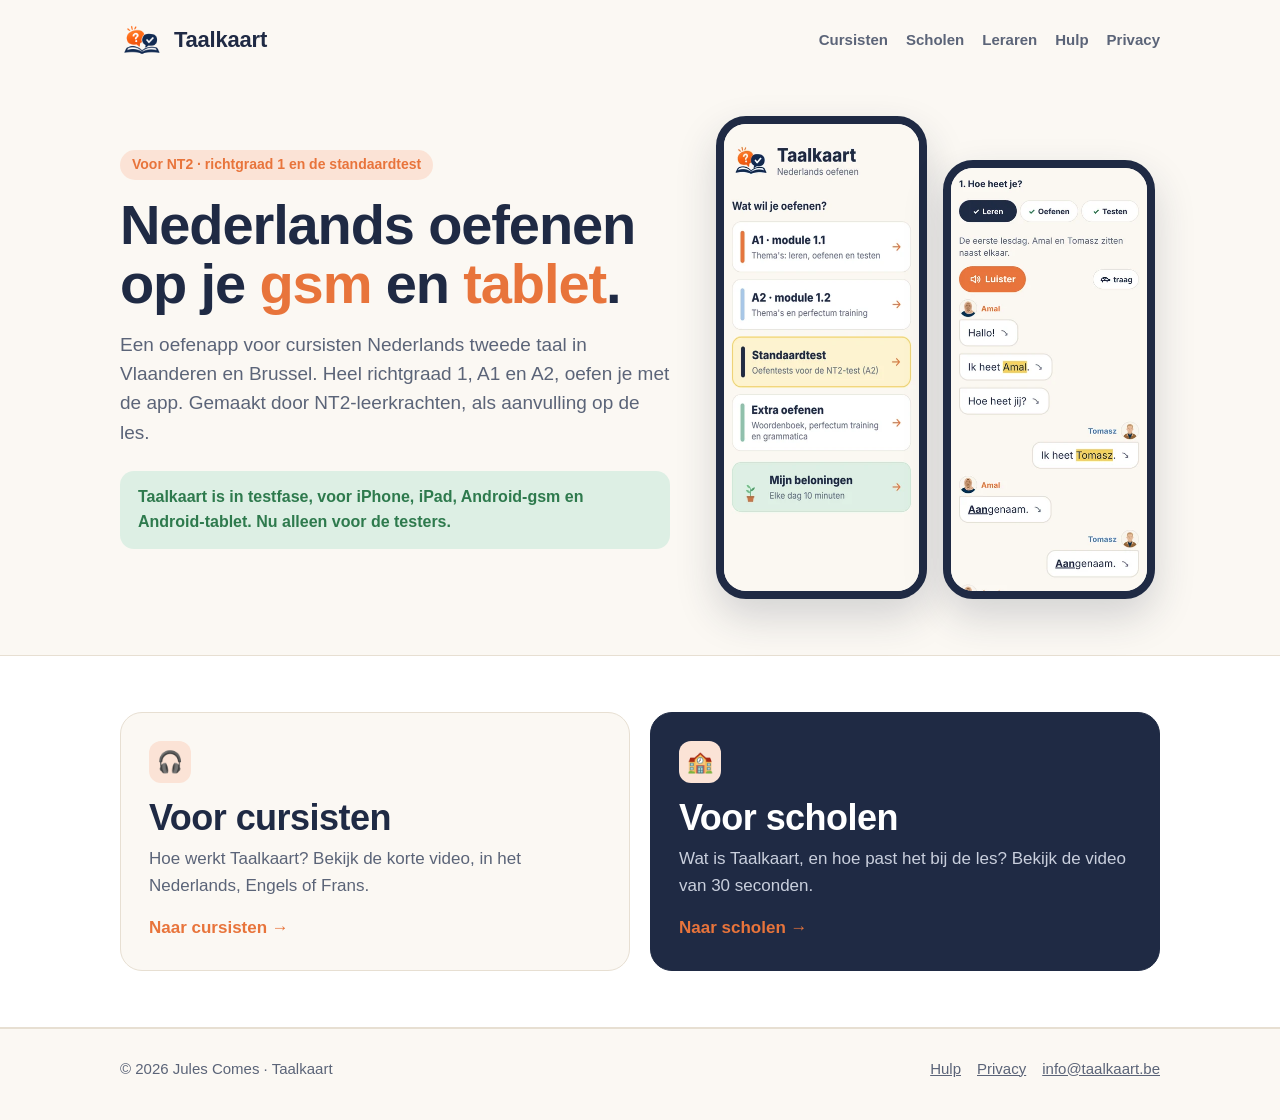
<file: index.html>
<!doctype html>
<html lang="nl">
<head>
<meta charset="utf-8">
<meta name="viewport" content="width=device-width, initial-scale=1">
<title>Taalkaart: Nederlands oefenen voor NT2-cursisten</title>
<meta name="description" content="Oefenapp voor cursisten Nederlands tweede taal in Vlaanderen en Brussel: richtgraad 1 (A1 en A2) en de standaardtest, op gsm en tablet.">
<meta name="theme-color" content="#FBF8F3">
<link rel="canonical" href="https://taalkaart.be/">
<meta property="og:type" content="website">
<meta property="og:title" content="Taalkaart: Nederlands oefenen voor NT2-cursisten">
<meta property="og:description" content="Oefenapp voor cursisten Nederlands tweede taal in Vlaanderen en Brussel: richtgraad 1 (A1 en A2) en de standaardtest, op gsm en tablet.">
<meta property="og:url" content="https://taalkaart.be/">
<meta property="og:image" content="https://taalkaart.be/img/delen.jpg">
<meta name="twitter:card" content="summary_large_image">
<link rel="icon" href="favicon.png">
<link rel="apple-touch-icon" href="img/apple-touch-icon.png">
<link rel="stylesheet" href="style.css?v=5">
</head>
<body>
<header class="kop"><div class="wrap">
  <a class="merk" href="./"><img src="img/logo.png" alt=""><b>Taalkaart</b></a>
  <nav><a href="cursisten.html">Cursisten</a><a href="scholen.html">Scholen</a><a href="leraren.html">Leraren</a><a class="wegklein" href="hulp.html">Hulp</a><a class="wegklein" href="privacy.html">Privacy</a></nav>
</div></header>

<main>
<section class="held"><div class="wrap">
  <div>
    <span class="label">Voor NT2 · richtgraad 1 en de standaardtest</span>
    <h1>Nederlands oefenen op je <span>gsm</span> en <span>tablet</span>.</h1>
    <p class="lead">Een oefenapp voor cursisten Nederlands tweede taal in Vlaanderen en Brussel. Heel richtgraad 1, A1 en A2, oefen je met de app. Gemaakt door NT2-leerkrachten, als aanvulling op de les.</p>
    <p class="status">Taalkaart is in testfase, voor iPhone, iPad, Android-gsm en Android-tablet. Nu alleen voor de testers.</p>
  </div>
  <div class="telefoons">
    <img class="tel" src="img/start.webp" alt="Het startscherm van Taalkaart" width="390" height="844">
    <img class="tel" src="img/luisteren.webp" alt="Een gesprek beluisteren in thema 1" width="390" height="844">
  </div>
</div></section>

<section class="licht"><div class="wrap">
  <div class="keuze">
    <a class="groep" href="cursisten.html">
      <span class="ico">🎧</span>
      <h2>Voor cursisten</h2>
      <p>Hoe werkt Taalkaart? Bekijk de korte video, in het Nederlands, Engels of Frans.</p>
      <span class="pijl">Naar cursisten →</span>
    </a>
    <a class="groep donker" href="scholen.html">
      <span class="ico">🏫</span>
      <h2>Voor scholen</h2>
      <p>Wat is Taalkaart, en hoe past het bij de les? Bekijk de video van 30 seconden.</p>
      <span class="pijl">Naar scholen →</span>
    </a>
  </div>
</div></section>
</main>

<footer><div class="wrap">
  <span>© 2026 Jules Comes · Taalkaart</span>
  <nav><a href="hulp.html">Hulp</a><a href="privacy.html">Privacy</a><a href="mailto:info@taalkaart.be">info@taalkaart.be</a></nav>
</div></footer>
<script src="meten.js?v=2" defer></script>
</body>
</html>
</file>
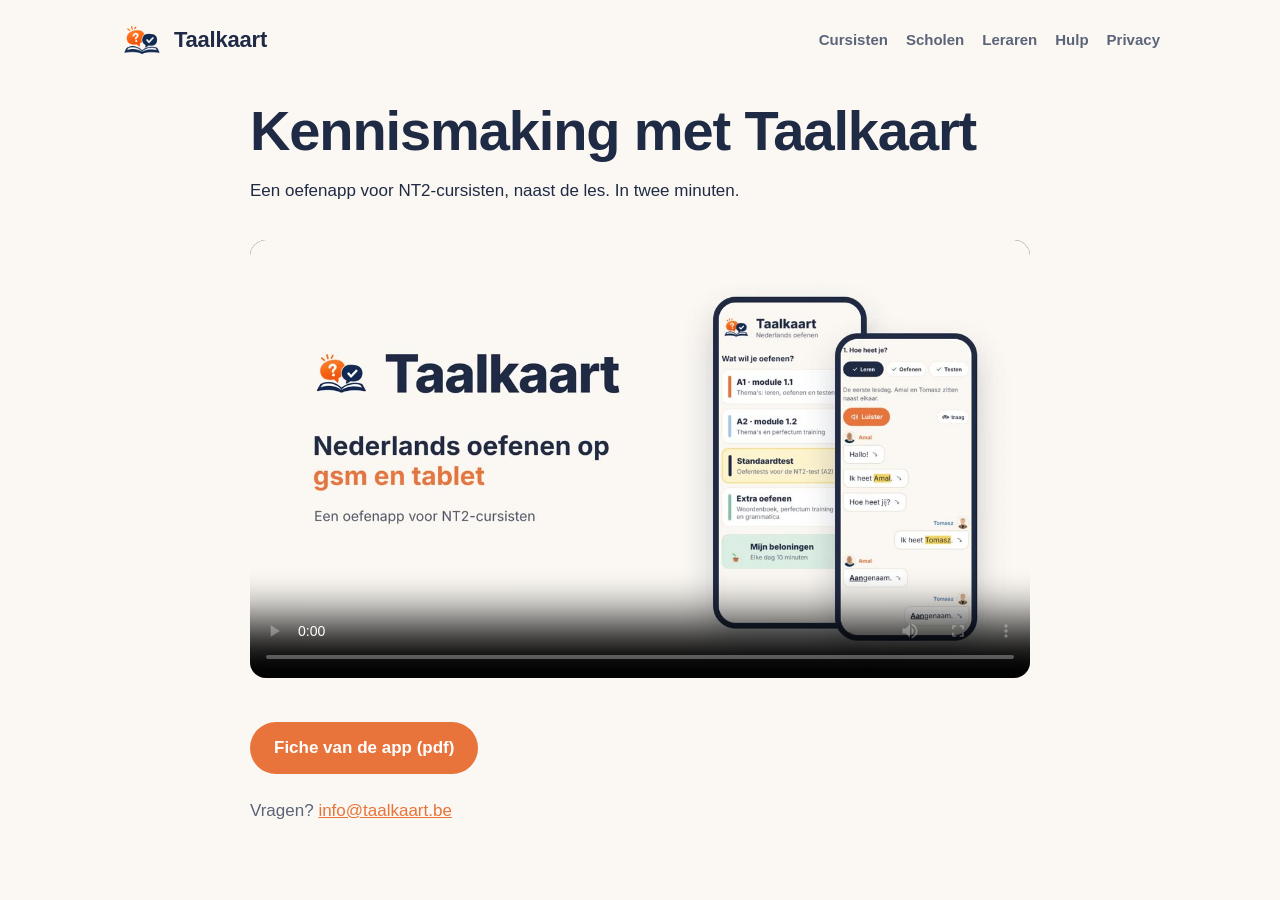
<file: kennismaking/index.html>
<!doctype html>
<html lang="nl">
<head>
<meta charset="utf-8">
<meta name="viewport" content="width=device-width, initial-scale=1">
<title>Taalkaart: kennismaking</title>
<meta name="robots" content="noindex, nofollow">
<meta name="theme-color" content="#FBF8F3">
<link rel="icon" href="../favicon.png">
<link rel="stylesheet" href="../style.css?v=5">
</head>
<body>
<header class="kop"><div class="wrap">
  <a class="merk" href="../"><img src="../img/logo.png" alt=""><b>Taalkaart</b></a>
  <nav><a href="../cursisten.html">Cursisten</a><a href="../scholen.html">Scholen</a><a href="../leraren.html">Leraren</a><a class="wegklein" href="../hulp.html">Hulp</a><a class="wegklein" href="../privacy.html">Privacy</a></nav>
</div></header>
<main><div class="wrap" style="max-width:820px">
  <h1 style="margin:.4em 0 .2em">Kennismaking met Taalkaart</h1>
  <p class="lead">Een oefenapp voor NT2-cursisten, naast de les. In twee minuten.</p>
  <video controls playsinline preload="metadata" poster="poster.jpg?v=2" style="width:100%;border-radius:16px;margin:18px 0;background:#000">
    <source src="taalkaart-kennismaking.mp4" type="video/mp4">
  </video>
  <p><a class="knop" href="Taalkaart-fiche.pdf?v=4">Fiche van de app (pdf)</a></p>
  <p style="color:var(--zacht);margin-top:24px">Vragen? <a href="mailto:info@taalkaart.be">info@taalkaart.be</a></p>
</div></main>
<script src="../meten.js?v=2" defer></script>
</body>
</html>
</file>
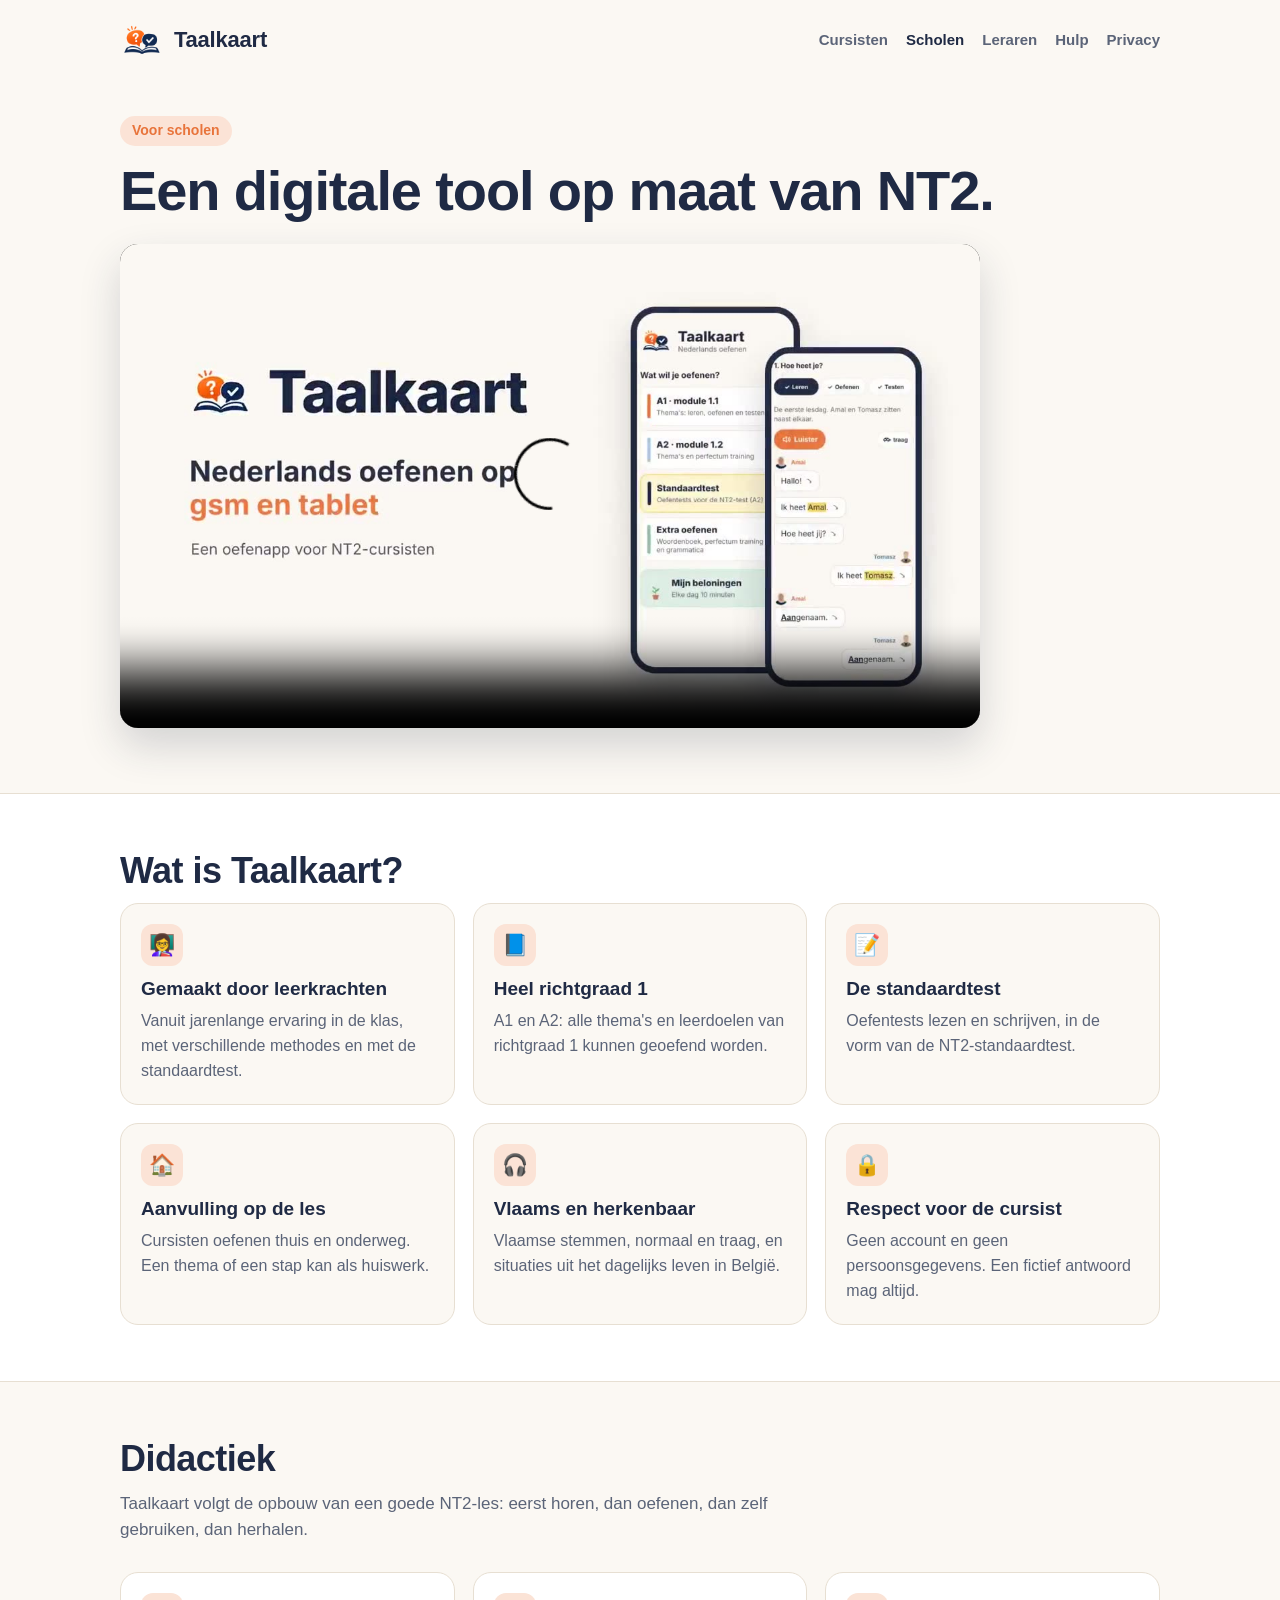
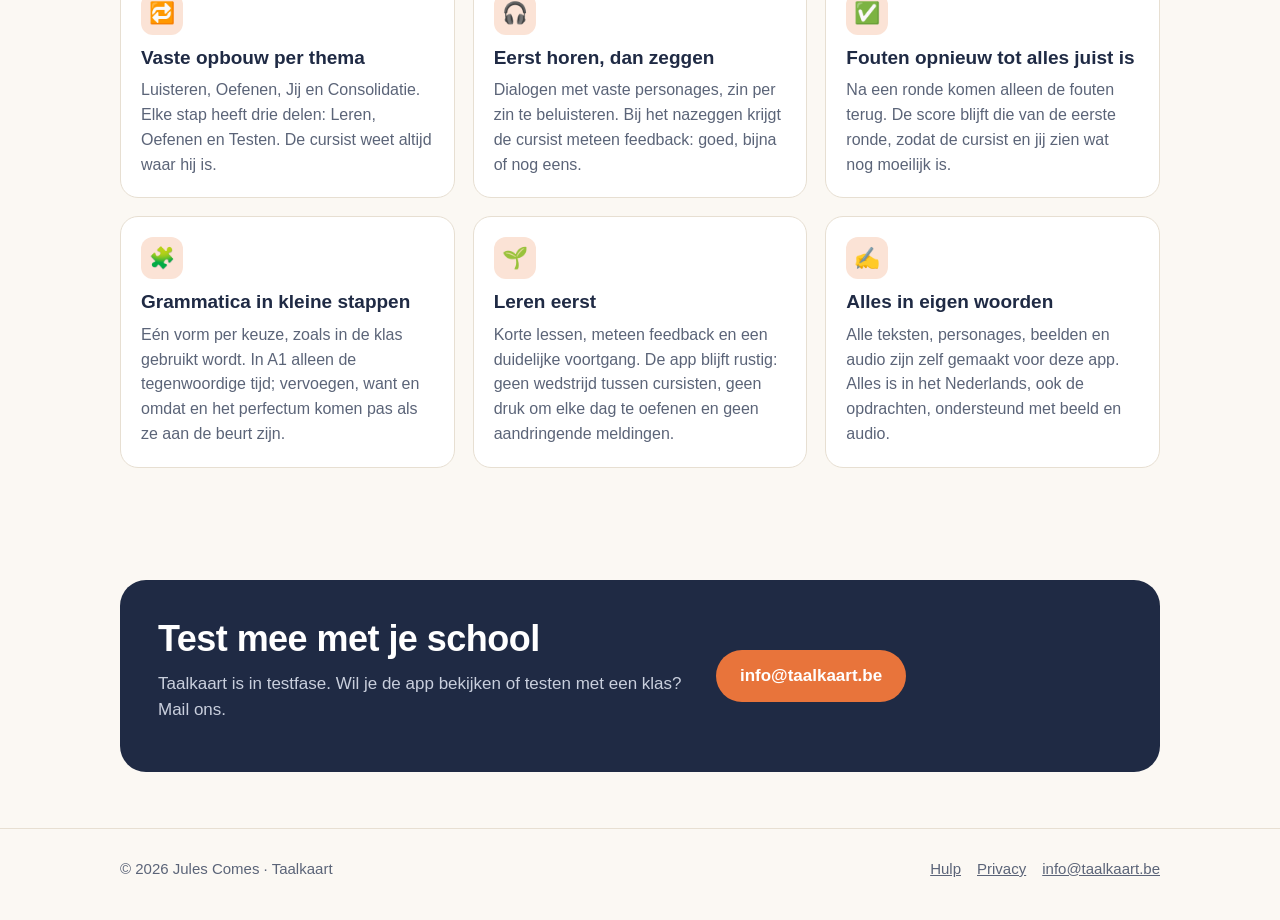
<file: centra.html>
<!doctype html><html lang="nl"><head><meta charset="utf-8"><title>Taalkaart voor scholen</title>
<meta http-equiv="refresh" content="0; url=scholen.html"><link rel="canonical" href="https://taalkaart.be/scholen.html"></head>
<body><p><a href="scholen.html">Naar Taalkaart voor scholen</a></p><script src="meten.js?v=2" defer></script>
</body></html>
</file>
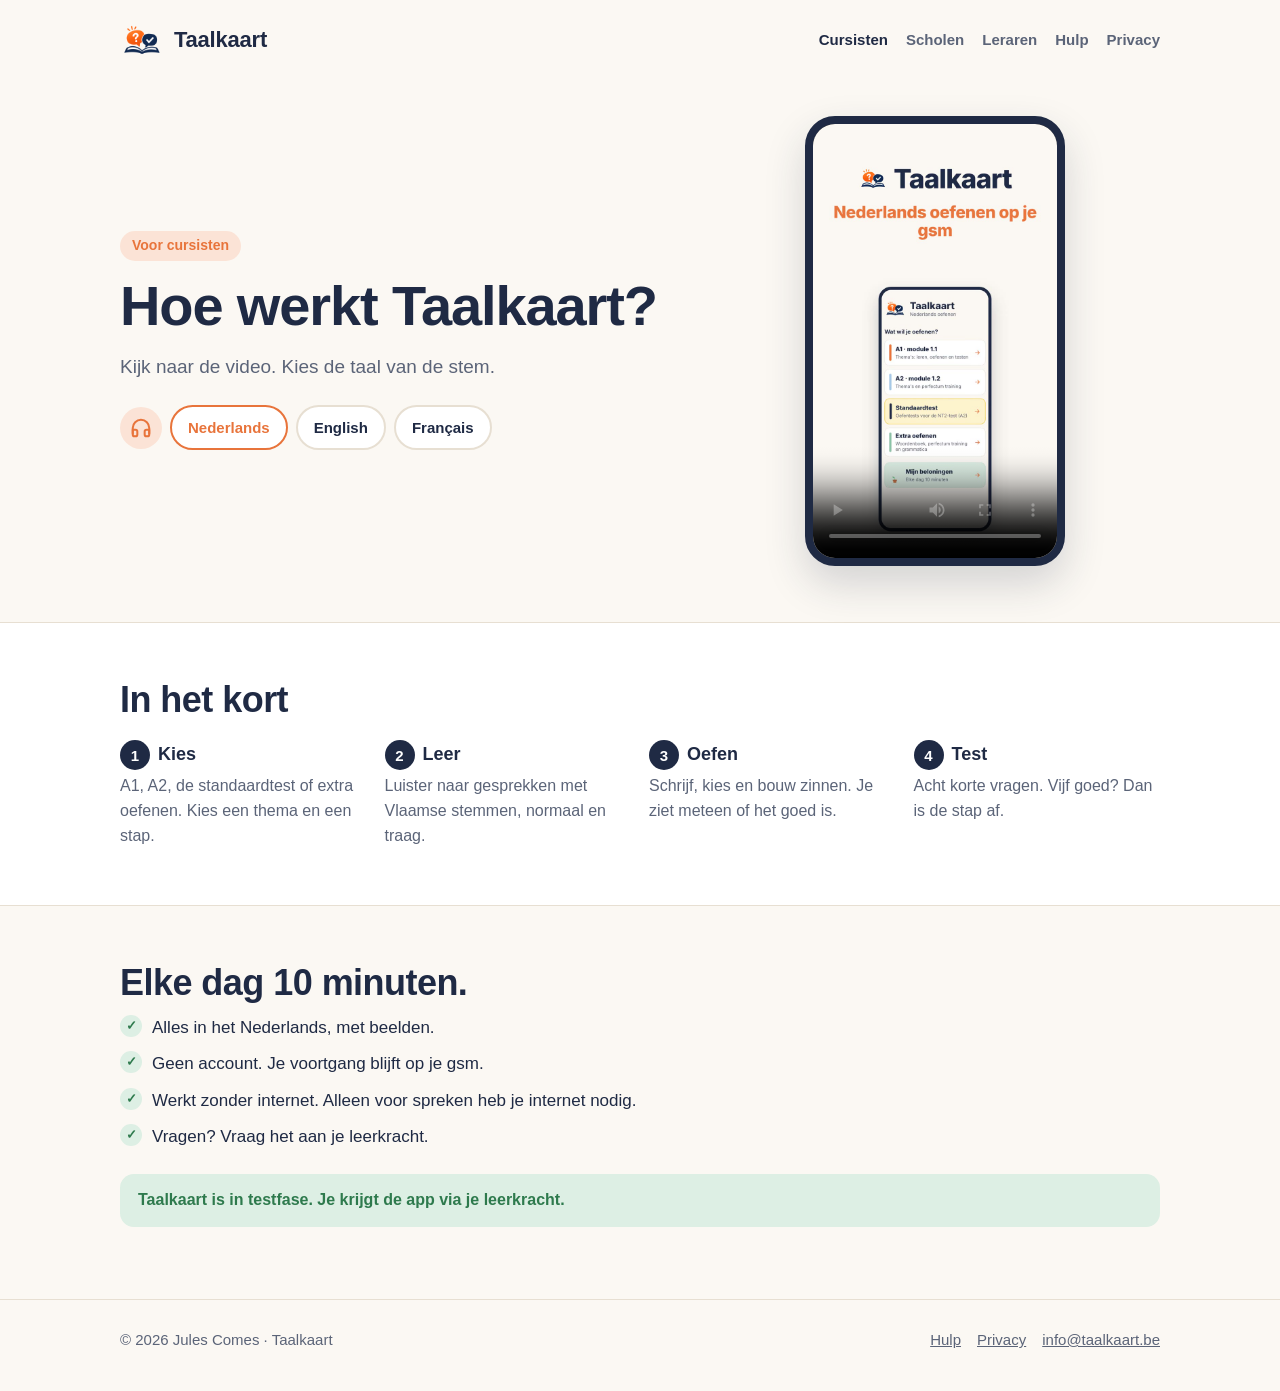
<file: cursisten.html>
<!doctype html>
<html lang="nl">
<head>
<meta charset="utf-8">
<meta name="viewport" content="width=device-width, initial-scale=1">
<title>Taalkaart voor cursisten: zo werkt de app</title>
<meta name="description" content="Een korte video in het Nederlands, Engels of Frans: hoe je met Taalkaart oefent.">
<meta name="theme-color" content="#FBF8F3">
<link rel="canonical" href="https://taalkaart.be/cursisten.html">
<meta property="og:type" content="website">
<meta property="og:title" content="Taalkaart voor cursisten: zo werkt de app">
<meta property="og:description" content="Een korte video in het Nederlands, Engels of Frans: hoe je met Taalkaart oefent.">
<meta property="og:url" content="https://taalkaart.be/cursisten.html">
<meta property="og:image" content="https://taalkaart.be/img/delen.jpg">
<meta name="twitter:card" content="summary_large_image">
<link rel="icon" href="favicon.png">
<link rel="apple-touch-icon" href="img/apple-touch-icon.png">
<link rel="stylesheet" href="style.css?v=5">
</head>
<body>
<header class="kop"><div class="wrap">
  <a class="merk" href="./"><img src="img/logo.png" alt=""><b>Taalkaart</b></a>
  <nav><a href="cursisten.html" aria-current="page">Cursisten</a><a href="scholen.html">Scholen</a><a href="leraren.html">Leraren</a><a class="wegklein" href="hulp.html">Hulp</a><a class="wegklein" href="privacy.html">Privacy</a></nav>
</div></header>

<main>
<section class="held"><div class="wrap duo">
  <div>
    <span class="label">Voor cursisten</span>
    <h1>Hoe werkt Taalkaart?</h1>
    <p class="lead">Kijk naar de video. Kies de taal van de stem.</p>
    <div class="talen" role="group" aria-label="Taal van de video">
      <span class="taal-icoon" aria-hidden="true" style="display:inline-flex;align-items:center;justify-content:center;width:42px;height:42px;border-radius:50%;background:var(--oranjezacht);color:var(--oranje);flex:none"><svg viewBox="0 0 24 24" width="22" height="22" fill="none" stroke="currentColor" stroke-width="2.2" stroke-linecap="round" stroke-linejoin="round"><path d="M3 18v-6a9 9 0 0 1 18 0v6"/><path d="M21 19a2 2 0 0 1-2 2h-1a2 2 0 0 1-2-2v-3a2 2 0 0 1 2-2h3zM3 19a2 2 0 0 0 2 2h1a2 2 0 0 0 2-2v-3a2 2 0 0 0-2-2H3z"/></svg></span>
      <button data-taal="nl" aria-pressed="true">Nederlands</button>
      <button data-taal="en" aria-pressed="false">English</button>
      <button data-taal="fr" aria-pressed="false">Français</button>
    </div>
  </div>
  <video id="video" class="tel video" controls playsinline preload="metadata" poster="video/instructie-poster.jpg" width="720" height="1280">
    <source src="video/instructie-nl.mp4?v=9" type="video/mp4">
  </video>
</div></section>

<section class="licht"><div class="wrap">
  <h2>In het kort</h2>
  <div class="stappen">
    <div class="stap"><b>Kies</b><p>A1, A2, de standaardtest of extra oefenen. Kies een thema en een stap.</p></div>
    <div class="stap"><b>Leer</b><p>Luister naar gesprekken met Vlaamse stemmen, normaal en traag.</p></div>
    <div class="stap"><b>Oefen</b><p>Schrijf, kies en bouw zinnen. Je ziet meteen of het goed is.</p></div>
    <div class="stap"><b>Test</b><p>Acht korte vragen. Vijf goed? Dan is de stap af.</p></div>
  </div>
</div></section>

<section><div class="wrap">
  <h2>Elke dag 10 minuten.</h2>
  <ul class="vink">
    <li>Alles in het Nederlands, met beelden.</li>
    <li>Geen account. Je voortgang blijft op je gsm.</li>
    <li>Werkt zonder internet. Alleen voor spreken heb je internet nodig.</li>
    <li>Vragen? Vraag het aan je leerkracht.</li>
  </ul>
  <p class="status" style="margin-top:24px">Taalkaart is in testfase. Je krijgt de app via je leerkracht.</p>
  <!-- LATER (commercieel): links naar de App Store en Google Play.
  <div class="winkels">
    <a href="#">Download in de App Store</a>
    <a href="#">Ontdek het op Google Play</a>
  </div>
  -->
</div></section>
</main>

<footer><div class="wrap">
  <span>© 2026 Jules Comes · Taalkaart</span>
  <nav><a href="hulp.html">Hulp</a><a href="privacy.html">Privacy</a><a href="mailto:info@taalkaart.be">info@taalkaart.be</a></nav>
</div></footer>
<script>
  const v = document.getElementById('video');
  document.querySelectorAll('.talen button').forEach(b => b.addEventListener('click', () => {
    document.querySelectorAll('.talen button').forEach(x => x.setAttribute('aria-pressed', x === b));
    v.src = 'video/instructie-' + b.dataset.taal + '.mp4?v=9';
    v.play().catch(() => {});
  }));
</script>
<script src="meten.js?v=2" defer></script>
</body>
</html>
</file>
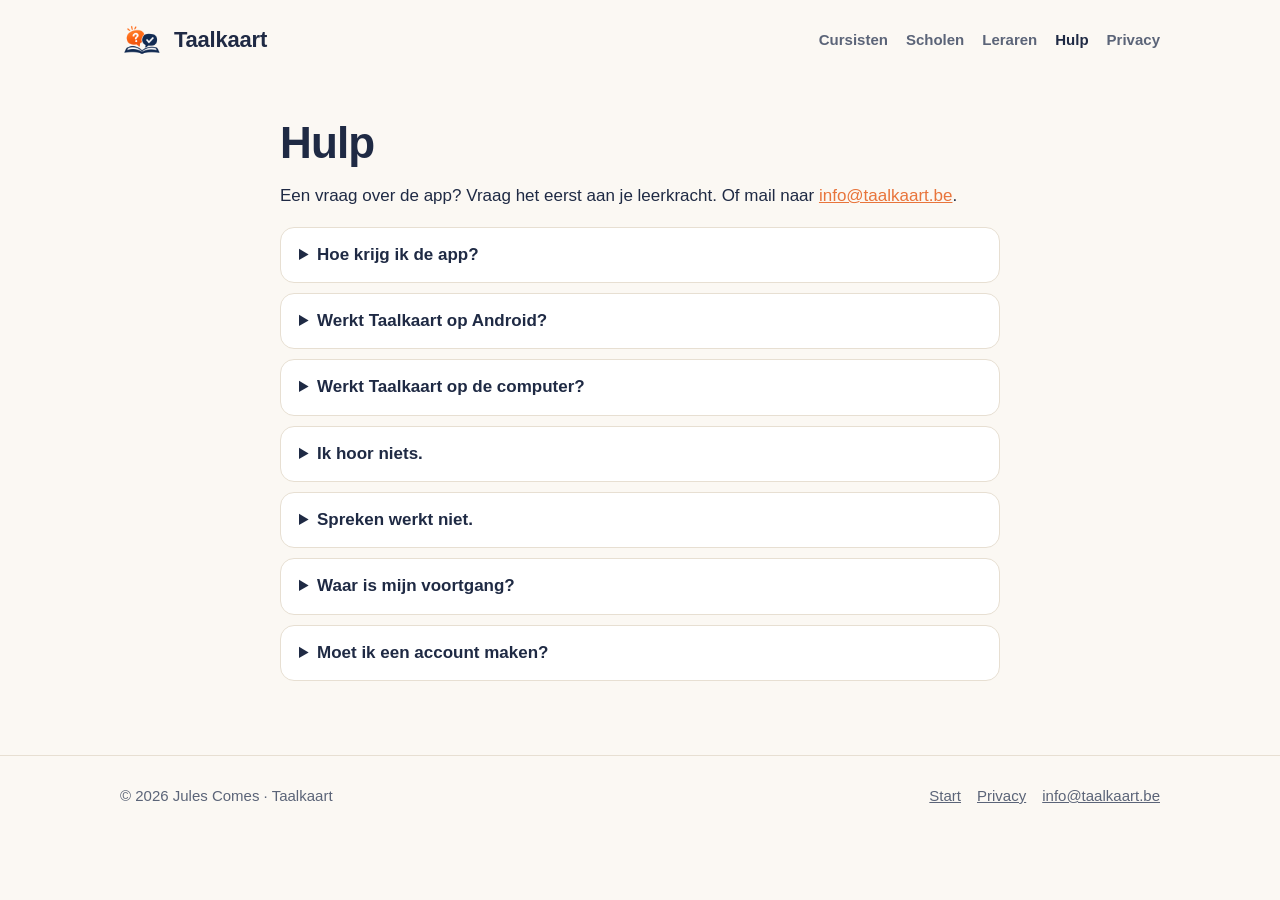
<file: hulp.html>
<!doctype html>
<html lang="nl">
<head>
<meta charset="utf-8">
<meta name="viewport" content="width=device-width, initial-scale=1">
<title>Taalkaart: hulp</title>
<meta name="description" content="Antwoorden op vragen over Taalkaart: installeren, geluid, spreken en je voortgang.">
<meta name="theme-color" content="#FBF8F3">
<link rel="canonical" href="https://taalkaart.be/hulp.html">
<meta property="og:type" content="website">
<meta property="og:title" content="Taalkaart: hulp">
<meta property="og:description" content="Antwoorden op vragen over Taalkaart: installeren, geluid, spreken en je voortgang.">
<meta property="og:url" content="https://taalkaart.be/hulp.html">
<meta property="og:image" content="https://taalkaart.be/img/delen.jpg">
<meta name="twitter:card" content="summary_large_image">
<link rel="icon" href="favicon.png">
<link rel="stylesheet" href="style.css?v=5">
</head>
<body>
<header class="kop"><div class="wrap">
  <a class="merk" href="./"><img src="img/logo.png" alt=""><b>Taalkaart</b></a>
  <nav><a href="cursisten.html">Cursisten</a><a href="scholen.html">Scholen</a><a href="leraren.html">Leraren</a><a class="wegklein" href="hulp.html" aria-current="page">Hulp</a><a class="wegklein" href="privacy.html">Privacy</a></nav>
</div></header>

<main class="tekst">
  <h1>Hulp</h1>
  <p>Een vraag over de app? Vraag het eerst aan je leerkracht. Of mail naar <a href="mailto:info@taalkaart.be">info@taalkaart.be</a>.</p>

  <details><summary>Hoe krijg ik de app?</summary>
    <p>Taalkaart is nu in testfase. Je leerkracht geeft je een link. Op iPhone en iPad installeer je eerst de app TestFlight van Apple, en daarna Taalkaart.</p></details>
  <details><summary>Werkt Taalkaart op Android?</summary>
    <p>Ja. Taalkaart werkt op iPhone, iPad, Android-gsm en Android-tablet.</p></details>
  <details><summary>Werkt Taalkaart op de computer?</summary>
    <p>Nee. Taalkaart is alleen voor de gsm en de tablet.</p></details>
  <details><summary>Ik hoor niets.</summary>
    <p>Zet het geluid van je gsm harder. Kijk ook of je oortjes of je koptelefoon verbonden zijn.</p></details>
  <details><summary>Spreken werkt niet.</summary>
    <p>Voor spreken heb je internet nodig. De app moet ook de microfoon mogen gebruiken: kijk bij Instellingen &gt; Taalkaart.</p></details>
  <details><summary>Waar is mijn voortgang?</summary>
    <p>Je voortgang staat op je gsm of tablet. Verwijder je de app, dan is je voortgang weg.</p></details>
  <details><summary>Moet ik een account maken?</summary>
    <p>Nee. Je hebt geen account nodig.</p></details>
</main>

<footer><div class="wrap">
  <span>© 2026 Jules Comes · Taalkaart</span>
  <nav><a href="./">Start</a><a href="privacy.html">Privacy</a><a href="mailto:info@taalkaart.be">info@taalkaart.be</a></nav>
</div></footer>
<script src="meten.js?v=2" defer></script>
</body>
</html>
</file>
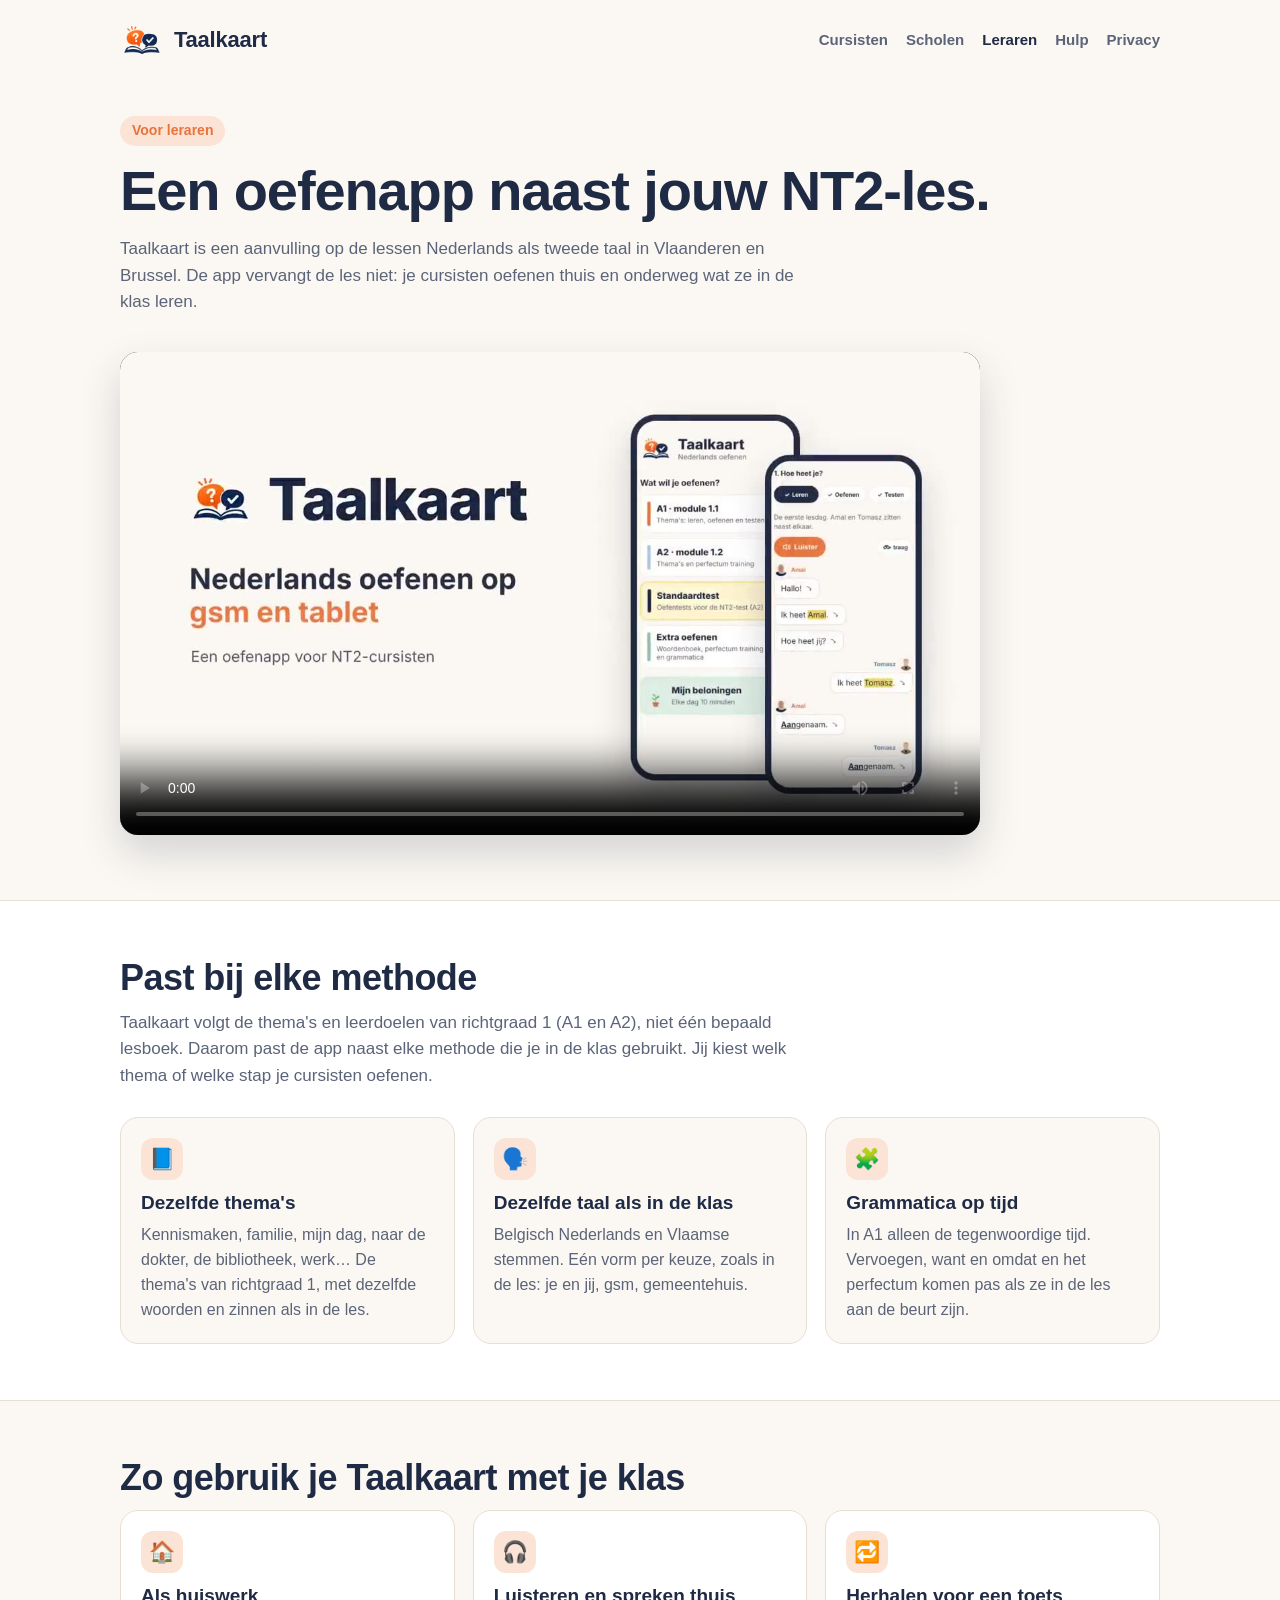
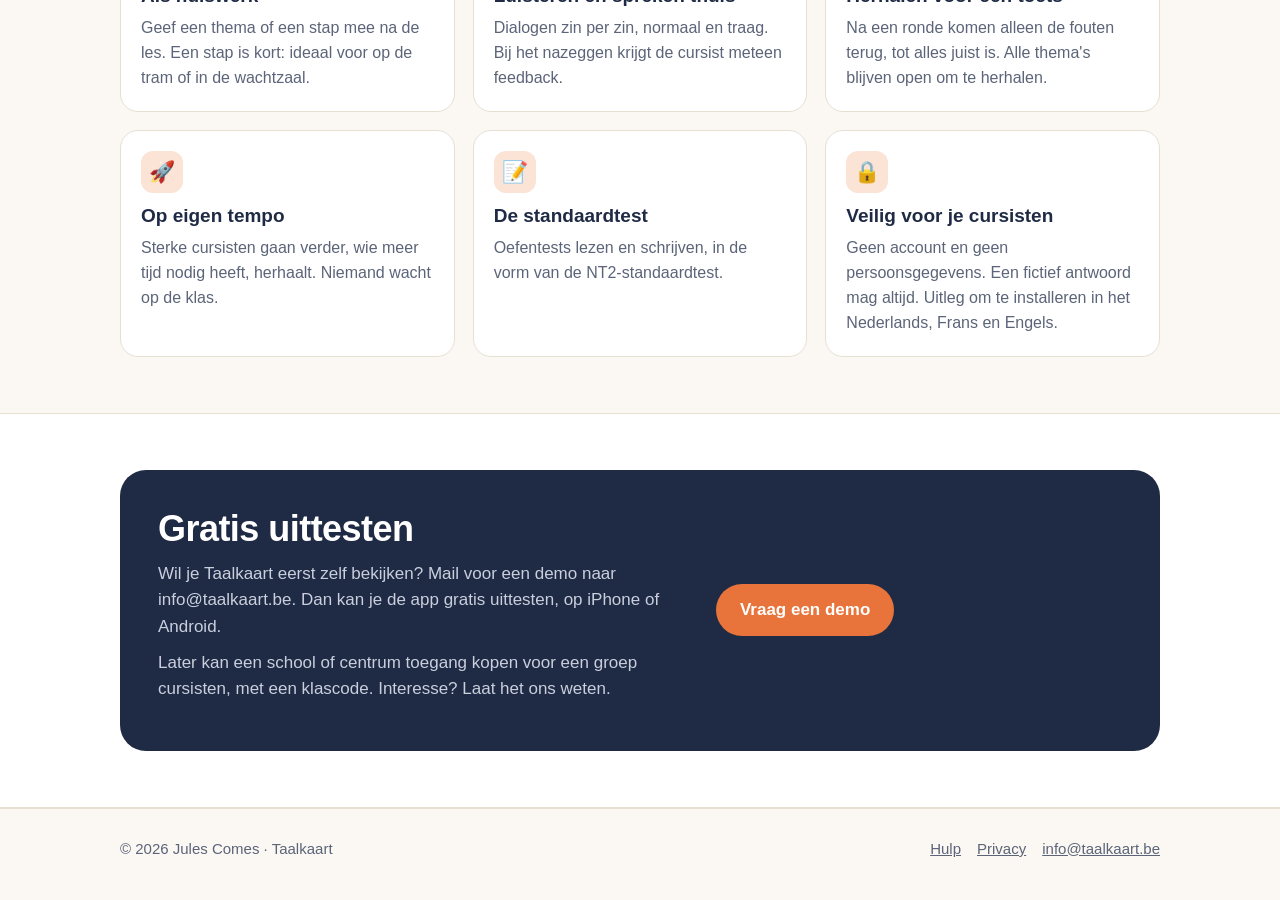
<file: leraren.html>
<!doctype html>
<html lang="nl">
<head>
<meta charset="utf-8">
<meta name="viewport" content="width=device-width, initial-scale=1">
<title>Taalkaart voor leraren: oefenen naast je NT2-les</title>
<meta name="description" content="Taalkaart is een aanvulling op de NT2-les in Vlaanderen en Brussel, naast elke methode. Zo gebruik je de app met je klas.">
<meta name="theme-color" content="#FBF8F3">
<link rel="canonical" href="https://taalkaart.be/leraren.html">
<meta property="og:type" content="website">
<meta property="og:title" content="Taalkaart voor leraren: oefenen naast je NT2-les">
<meta property="og:description" content="Taalkaart is een aanvulling op de NT2-les in Vlaanderen en Brussel, naast elke methode. Zo gebruik je de app met je klas.">
<meta property="og:url" content="https://taalkaart.be/leraren.html">
<meta property="og:image" content="https://taalkaart.be/img/delen.jpg">
<meta name="twitter:card" content="summary_large_image">
<link rel="icon" href="favicon.png">
<link rel="apple-touch-icon" href="img/apple-touch-icon.png">
<link rel="stylesheet" href="style.css?v=5">
</head>
<body>
<header class="kop"><div class="wrap">
  <a class="merk" href="./"><img src="img/logo.png" alt=""><b>Taalkaart</b></a>
  <nav><a href="cursisten.html">Cursisten</a><a href="scholen.html">Scholen</a><a href="leraren.html" aria-current="page">Leraren</a><a class="wegklein" href="hulp.html">Hulp</a><a class="wegklein" href="privacy.html">Privacy</a></nav>
</div></header>

<main>
<section class="held"><div class="wrap enkel">
  <span class="label">Voor leraren</span>
  <h1>Een oefenapp naast jouw NT2-les.</h1>
  <p class="intro">Taalkaart is een aanvulling op de lessen Nederlands als tweede taal in Vlaanderen en Brussel. De app vervangt de les niet: je cursisten oefenen thuis en onderweg wat ze in de klas leren.</p>
  <video class="breed" controls playsinline preload="metadata" poster="video/promo-poster.jpg" width="1280" height="720">
    <source src="video/promo.mp4" type="video/mp4">
  </video>
</div></section>

<section class="licht"><div class="wrap">
  <h2>Past bij elke methode</h2>
  <p class="intro">Taalkaart volgt de thema's en leerdoelen van richtgraad 1 (A1 en A2), niet één bepaald lesboek. Daarom past de app naast elke methode die je in de klas gebruikt. Jij kiest welk thema of welke stap je cursisten oefenen.</p>
  <div class="raster">
    <div class="vak"><span class="ico">📘</span><h3>Dezelfde thema's</h3><p>Kennismaken, familie, mijn dag, naar de dokter, de bibliotheek, werk… De thema's van richtgraad 1, met dezelfde woorden en zinnen als in de les.</p></div>
    <div class="vak"><span class="ico">🗣️</span><h3>Dezelfde taal als in de klas</h3><p>Belgisch Nederlands en Vlaamse stemmen. Eén vorm per keuze, zoals in de les: je en jij, gsm, gemeentehuis.</p></div>
    <div class="vak"><span class="ico">🧩</span><h3>Grammatica op tijd</h3><p>In A1 alleen de tegenwoordige tijd. Vervoegen, want en omdat en het perfectum komen pas als ze in de les aan de beurt zijn.</p></div>
  </div>
</div></section>

<section><div class="wrap">
  <h2>Zo gebruik je Taalkaart met je klas</h2>
  <div class="raster">
    <div class="vak"><span class="ico">🏠</span><h3>Als huiswerk</h3><p>Geef een thema of een stap mee na de les. Een stap is kort: ideaal voor op de tram of in de wachtzaal.</p></div>
    <div class="vak"><span class="ico">🎧</span><h3>Luisteren en spreken thuis</h3><p>Dialogen zin per zin, normaal en traag. Bij het nazeggen krijgt de cursist meteen feedback.</p></div>
    <div class="vak"><span class="ico">🔁</span><h3>Herhalen voor een toets</h3><p>Na een ronde komen alleen de fouten terug, tot alles juist is. Alle thema's blijven open om te herhalen.</p></div>
    <div class="vak"><span class="ico">🚀</span><h3>Op eigen tempo</h3><p>Sterke cursisten gaan verder, wie meer tijd nodig heeft, herhaalt. Niemand wacht op de klas.</p></div>
    <div class="vak"><span class="ico">📝</span><h3>De standaardtest</h3><p>Oefentests lezen en schrijven, in de vorm van de NT2-standaardtest.</p></div>
    <div class="vak"><span class="ico">🔒</span><h3>Veilig voor je cursisten</h3><p>Geen account en geen persoonsgegevens. Een fictief antwoord mag altijd. Uitleg om te installeren in het Nederlands, Frans en Engels.</p></div>
  </div>
</div></section>

<section class="licht"><div class="wrap">
  <div class="centra">
    <div>
      <h2>Gratis uittesten</h2>
      <p>Wil je Taalkaart eerst zelf bekijken? Mail voor een demo naar info@taalkaart.be. Dan kan je de app gratis uittesten, op iPhone of Android.</p>
      <p>Later kan een school of centrum toegang kopen voor een groep cursisten, met een klascode. Interesse? Laat het ons weten.</p>
    </div>
    <div><a class="knop" href="mailto:info@taalkaart.be?subject=Demo%20Taalkaart">Vraag een demo</a></div>
  </div>
</div></section>
</main>

<footer><div class="wrap">
  <span>© 2026 Jules Comes · Taalkaart</span>
  <nav><a href="hulp.html">Hulp</a><a href="privacy.html">Privacy</a><a href="mailto:info@taalkaart.be">info@taalkaart.be</a></nav>
</div></footer>
<script src="meten.js?v=2" defer></script>
</body>
</html>
</file>
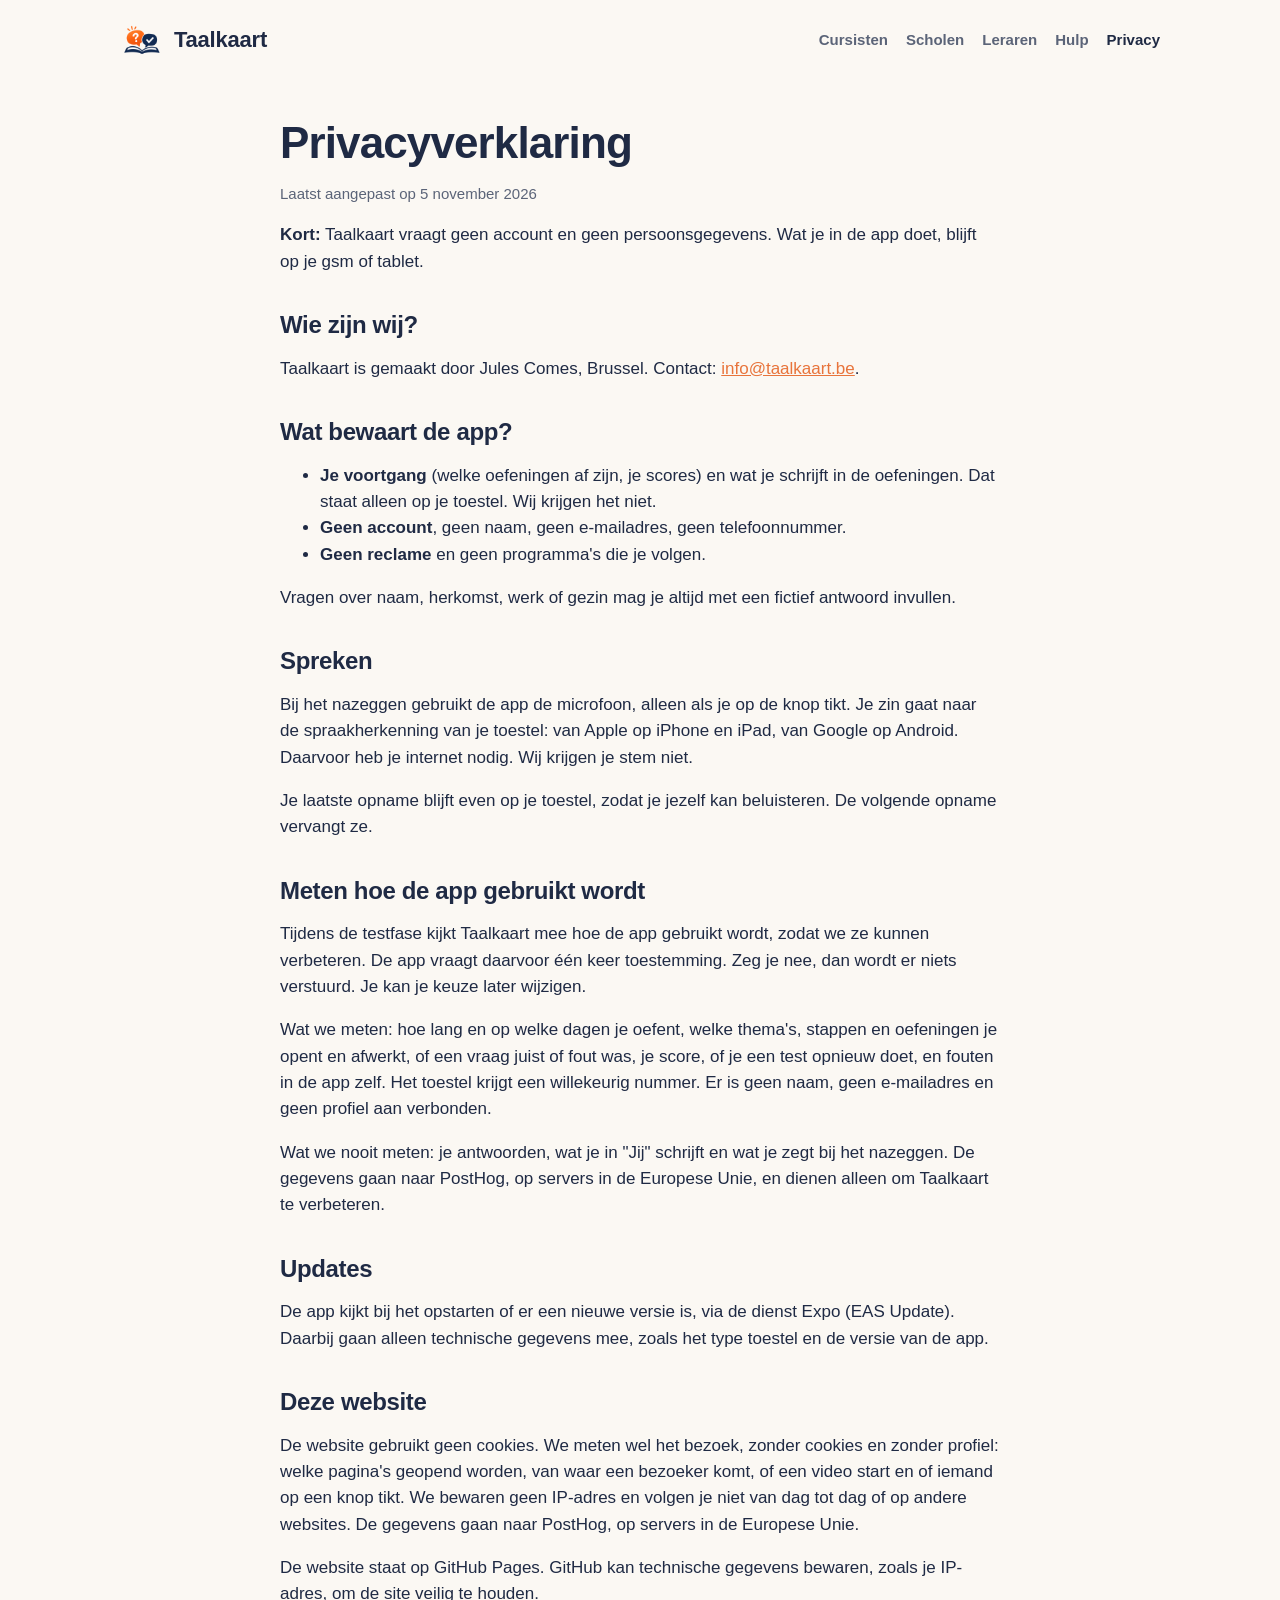
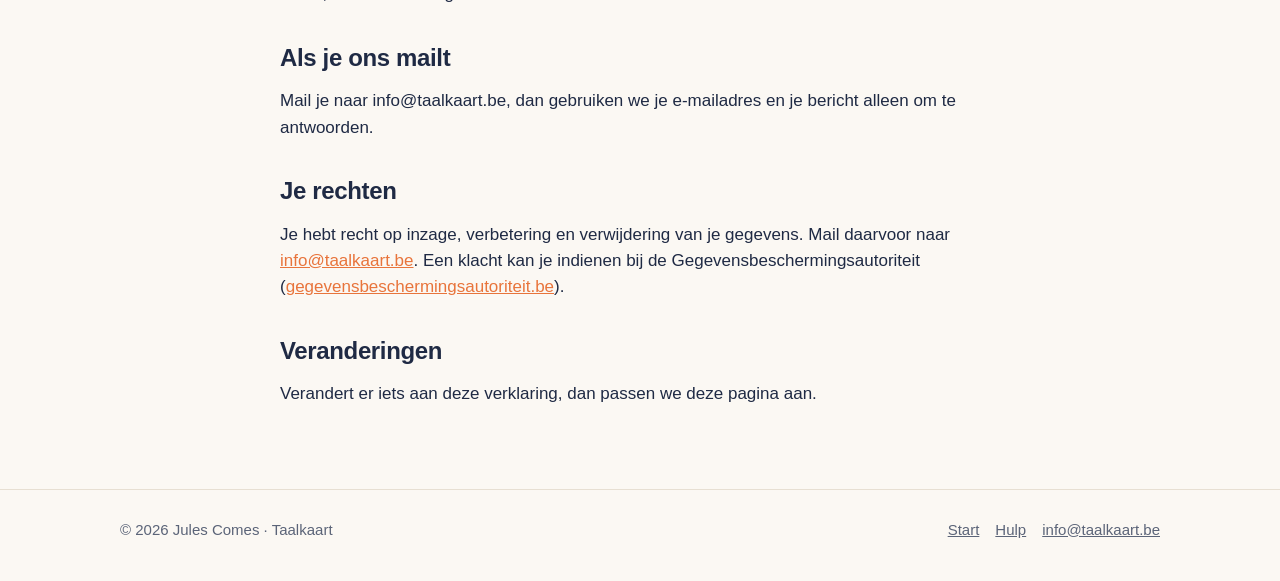
<file: privacy.html>
<!doctype html>
<html lang="nl">
<head>
<meta charset="utf-8">
<meta name="viewport" content="width=device-width, initial-scale=1">
<title>Taalkaart: privacyverklaring</title>
<meta name="description" content="Taalkaart vraagt geen account en geen persoonsgegevens. Wat je in de app doet, blijft op je toestel.">
<meta name="theme-color" content="#FBF8F3">
<link rel="canonical" href="https://taalkaart.be/privacy.html">
<meta property="og:type" content="website">
<meta property="og:title" content="Taalkaart: privacyverklaring">
<meta property="og:description" content="Taalkaart vraagt geen account en geen persoonsgegevens. Wat je in de app doet, blijft op je toestel.">
<meta property="og:url" content="https://taalkaart.be/privacy.html">
<meta property="og:image" content="https://taalkaart.be/img/delen.jpg">
<meta name="twitter:card" content="summary_large_image">
<link rel="icon" href="favicon.png">
<link rel="stylesheet" href="style.css?v=5">
</head>
<body>
<header class="kop"><div class="wrap">
  <a class="merk" href="./"><img src="img/logo.png" alt=""><b>Taalkaart</b></a>
  <nav><a href="cursisten.html">Cursisten</a><a href="scholen.html">Scholen</a><a href="leraren.html">Leraren</a><a class="wegklein" href="hulp.html">Hulp</a><a class="wegklein" href="privacy.html" aria-current="page">Privacy</a></nav>
</div></header>

<main class="tekst">
  <h1>Privacyverklaring</h1>
  <p class="datum">Laatst aangepast op 5 november 2026</p>

  <p><b>Kort:</b> Taalkaart vraagt geen account en geen persoonsgegevens. Wat je in de app doet, blijft op je gsm of tablet.</p>

  <h2>Wie zijn wij?</h2>
  <p>Taalkaart is gemaakt door Jules Comes, Brussel. Contact: <a href="mailto:info@taalkaart.be">info@taalkaart.be</a>.</p>

  <h2>Wat bewaart de app?</h2>
  <ul>
    <li><b>Je voortgang</b> (welke oefeningen af zijn, je scores) en wat je schrijft in de oefeningen. Dat staat alleen op je toestel. Wij krijgen het niet.</li>
    <li><b>Geen account</b>, geen naam, geen e-mailadres, geen telefoonnummer.</li>
    <li><b>Geen reclame</b> en geen programma's die je volgen.</li>
  </ul>
  <p>Vragen over naam, herkomst, werk of gezin mag je altijd met een fictief antwoord invullen.</p>

  <h2>Spreken</h2>
  <p>Bij het nazeggen gebruikt de app de microfoon, alleen als je op de knop tikt. Je zin gaat naar de spraakherkenning van je toestel: van Apple op iPhone en iPad, van Google op Android. Daarvoor heb je internet nodig. Wij krijgen je stem niet.</p>
  <p>Je laatste opname blijft even op je toestel, zodat je jezelf kan beluisteren. De volgende opname vervangt ze.</p>

  <h2>Meten hoe de app gebruikt wordt</h2>
  <p>Tijdens de testfase kijkt Taalkaart mee hoe de app gebruikt wordt, zodat we ze kunnen verbeteren. De app vraagt daarvoor één keer toestemming. Zeg je nee, dan wordt er niets verstuurd. Je kan je keuze later wijzigen.</p>
  <p>Wat we meten: hoe lang en op welke dagen je oefent, welke thema's, stappen en oefeningen je opent en afwerkt, of een vraag juist of fout was, je score, of je een test opnieuw doet, en fouten in de app zelf. Het toestel krijgt een willekeurig nummer. Er is geen naam, geen e-mailadres en geen profiel aan verbonden.</p>
  <p>Wat we nooit meten: je antwoorden, wat je in "Jij" schrijft en wat je zegt bij het nazeggen. De gegevens gaan naar PostHog, op servers in de Europese Unie, en dienen alleen om Taalkaart te verbeteren.</p>

  <h2>Updates</h2>
  <p>De app kijkt bij het opstarten of er een nieuwe versie is, via de dienst Expo (EAS Update). Daarbij gaan alleen technische gegevens mee, zoals het type toestel en de versie van de app.</p>

  <h2>Deze website</h2>
  <p>De website gebruikt geen cookies. We meten wel het bezoek, zonder cookies en zonder profiel: welke pagina's geopend worden, van waar een bezoeker komt, of een video start en of iemand op een knop tikt. We bewaren geen IP-adres en volgen je niet van dag tot dag of op andere websites. De gegevens gaan naar PostHog, op servers in de Europese Unie.</p>
  <p>De website staat op GitHub Pages. GitHub kan technische gegevens bewaren, zoals je IP-adres, om de site veilig te houden.</p>

  <h2>Als je ons mailt</h2>
  <p>Mail je naar info@taalkaart.be, dan gebruiken we je e-mailadres en je bericht alleen om te antwoorden.</p>

  <h2>Je rechten</h2>
  <p>Je hebt recht op inzage, verbetering en verwijdering van je gegevens. Mail daarvoor naar <a href="mailto:info@taalkaart.be">info@taalkaart.be</a>. Een klacht kan je indienen bij de Gegevensbeschermingsautoriteit (<a href="https://www.gegevensbeschermingsautoriteit.be">gegevensbeschermingsautoriteit.be</a>).</p>

  <h2>Veranderingen</h2>
  <p>Verandert er iets aan deze verklaring, dan passen we deze pagina aan.</p>
</main>

<footer><div class="wrap">
  <span>© 2026 Jules Comes · Taalkaart</span>
  <nav><a href="./">Start</a><a href="hulp.html">Hulp</a><a href="mailto:info@taalkaart.be">info@taalkaart.be</a></nav>
</div></footer>
<script src="meten.js?v=2" defer></script>
</body>
</html>
</file>
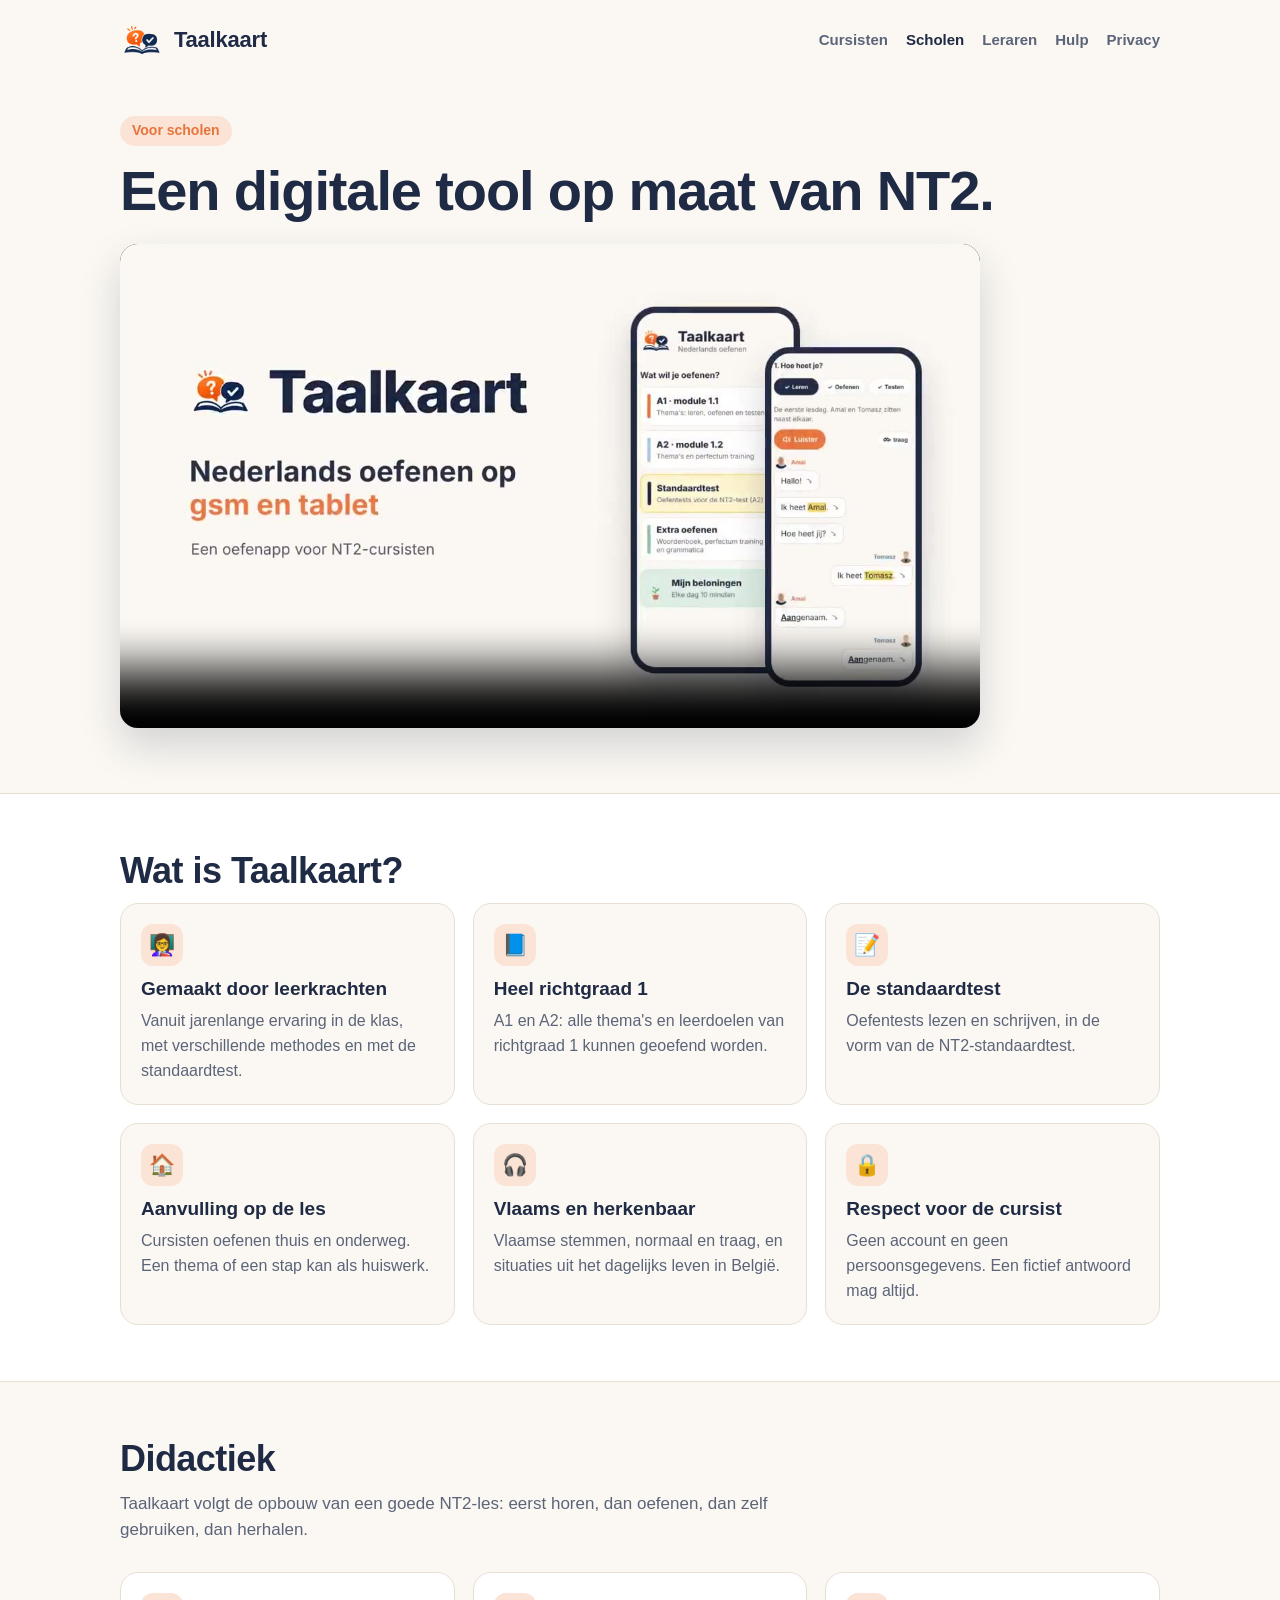
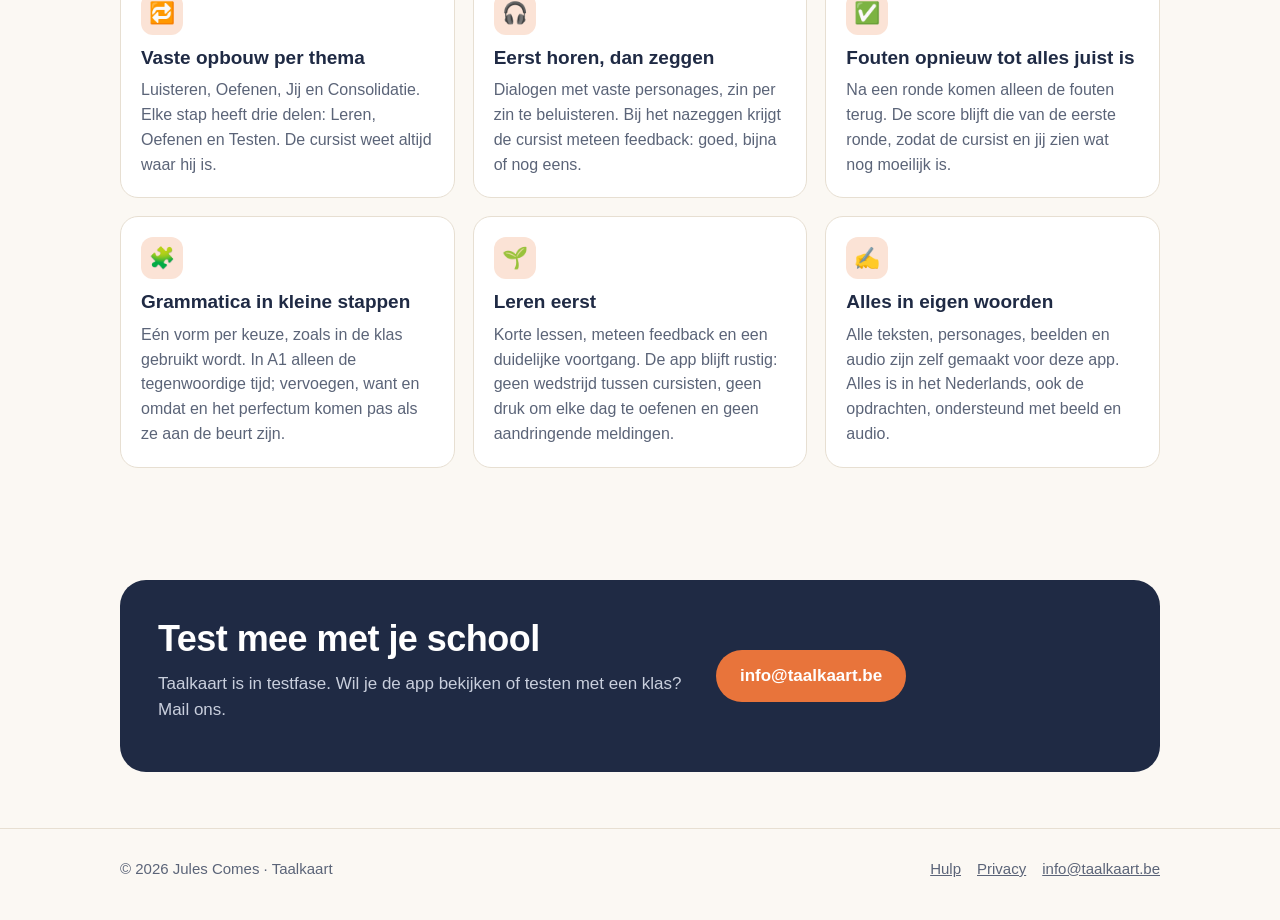
<file: scholen.html>
<!doctype html>
<html lang="nl">
<head>
<meta charset="utf-8">
<meta name="viewport" content="width=device-width, initial-scale=1">
<title>Taalkaart voor scholen: een digitale tool voor NT2</title>
<meta name="description" content="Wat Taalkaart is, hoe het past bij de les, en hoe je meetest met je school.">
<meta name="theme-color" content="#FBF8F3">
<link rel="canonical" href="https://taalkaart.be/scholen.html">
<meta property="og:type" content="website">
<meta property="og:title" content="Taalkaart voor scholen: een digitale tool voor NT2">
<meta property="og:description" content="Wat Taalkaart is, hoe het past bij de les, en hoe je meetest met je school.">
<meta property="og:url" content="https://taalkaart.be/scholen.html">
<meta property="og:image" content="https://taalkaart.be/img/delen.jpg">
<meta name="twitter:card" content="summary_large_image">
<link rel="icon" href="favicon.png">
<link rel="apple-touch-icon" href="img/apple-touch-icon.png">
<link rel="stylesheet" href="style.css?v=5">
</head>
<body>
<header class="kop"><div class="wrap">
  <a class="merk" href="./"><img src="img/logo.png" alt=""><b>Taalkaart</b></a>
  <nav><a href="cursisten.html">Cursisten</a><a href="scholen.html" aria-current="page">Scholen</a><a href="leraren.html">Leraren</a><a class="wegklein" href="hulp.html">Hulp</a><a class="wegklein" href="privacy.html">Privacy</a></nav>
</div></header>

<main>
<section class="held"><div class="wrap enkel">
  <span class="label">Voor scholen</span>
  <h1>Een digitale tool op maat van NT2.</h1>
  <video class="breed" controls playsinline preload="metadata" poster="video/promo-poster.jpg" width="1280" height="720">
    <source src="video/promo.mp4" type="video/mp4">
  </video>
</div></section>

<section class="licht"><div class="wrap">
  <h2>Wat is Taalkaart?</h2>
  <div class="raster">
    <div class="vak"><span class="ico">👩‍🏫</span><h3>Gemaakt door leerkrachten</h3><p>Vanuit jarenlange ervaring in de klas, met verschillende methodes en met de standaardtest.</p></div>
    <div class="vak"><span class="ico">📘</span><h3>Heel richtgraad 1</h3><p>A1 en A2: alle thema's en leerdoelen van richtgraad 1 kunnen geoefend worden.</p></div>
    <div class="vak"><span class="ico">📝</span><h3>De standaardtest</h3><p>Oefentests lezen en schrijven, in de vorm van de NT2-standaardtest.</p></div>
    <div class="vak"><span class="ico">🏠</span><h3>Aanvulling op de les</h3><p>Cursisten oefenen thuis en onderweg. Een thema of een stap kan als huiswerk.</p></div>
    <div class="vak"><span class="ico">🎧</span><h3>Vlaams en herkenbaar</h3><p>Vlaamse stemmen, normaal en traag, en situaties uit het dagelijks leven in België.</p></div>
    <div class="vak"><span class="ico">🔒</span><h3>Respect voor de cursist</h3><p>Geen account en geen persoonsgegevens. Een fictief antwoord mag altijd.</p></div>
  </div>
</div></section>

<section><div class="wrap" id="didactiek">
  <h2>Didactiek</h2>
  <p class="intro">Taalkaart volgt de opbouw van een goede NT2-les: eerst horen, dan oefenen, dan zelf gebruiken, dan herhalen.</p>
  <div class="raster">
    <div class="vak"><span class="ico">🔁</span><h3>Vaste opbouw per thema</h3><p>Luisteren, Oefenen, Jij en Consolidatie. Elke stap heeft drie delen: Leren, Oefenen en Testen. De cursist weet altijd waar hij is.</p></div>
    <div class="vak"><span class="ico">🎧</span><h3>Eerst horen, dan zeggen</h3><p>Dialogen met vaste personages, zin per zin te beluisteren. Bij het nazeggen krijgt de cursist meteen feedback: goed, bijna of nog eens.</p></div>
    <div class="vak"><span class="ico">✅</span><h3>Fouten opnieuw tot alles juist is</h3><p>Na een ronde komen alleen de fouten terug. De score blijft die van de eerste ronde, zodat de cursist en jij zien wat nog moeilijk is.</p></div>
    <div class="vak"><span class="ico">🧩</span><h3>Grammatica in kleine stappen</h3><p>Eén vorm per keuze, zoals in de klas gebruikt wordt. In A1 alleen de tegenwoordige tijd; vervoegen, want en omdat en het perfectum komen pas als ze aan de beurt zijn.</p></div>
    <div class="vak"><span class="ico">🌱</span><h3>Leren eerst</h3><p>Korte lessen, meteen feedback en een duidelijke voortgang. De app blijft rustig: geen wedstrijd tussen cursisten, geen druk om elke dag te oefenen en geen aandringende meldingen.</p></div>
    <div class="vak"><span class="ico">✍️</span><h3>Alles in eigen woorden</h3><p>Alle teksten, personages, beelden en audio zijn zelf gemaakt voor deze app. Alles is in het Nederlands, ook de opdrachten, ondersteund met beeld en audio.</p></div>
  </div>
</div></section>

<!-- LATER (commercieel): pakketten en licenties voor centra.
<section><div class="wrap">
  <h2>Pakketten</h2>
  <p class="intro">Licentie per cursist, met klascodes. Proeflicentie op aanvraag.</p>
</div></section>
-->

<section><div class="wrap">
  <div class="centra">
    <div>
      <h2>Test mee met je school</h2>
      <p>Taalkaart is in testfase. Wil je de app bekijken of testen met een klas? Mail ons.</p>
    </div>
    <div><a class="knop" href="mailto:info@taalkaart.be">info@taalkaart.be</a></div>
  </div>
</div></section>
</main>

<footer><div class="wrap">
  <span>© 2026 Jules Comes · Taalkaart</span>
  <nav><a href="hulp.html">Hulp</a><a href="privacy.html">Privacy</a><a href="mailto:info@taalkaart.be">info@taalkaart.be</a></nav>
</div></footer>
<script src="meten.js?v=2" defer></script>
</body>
</html>
</file>
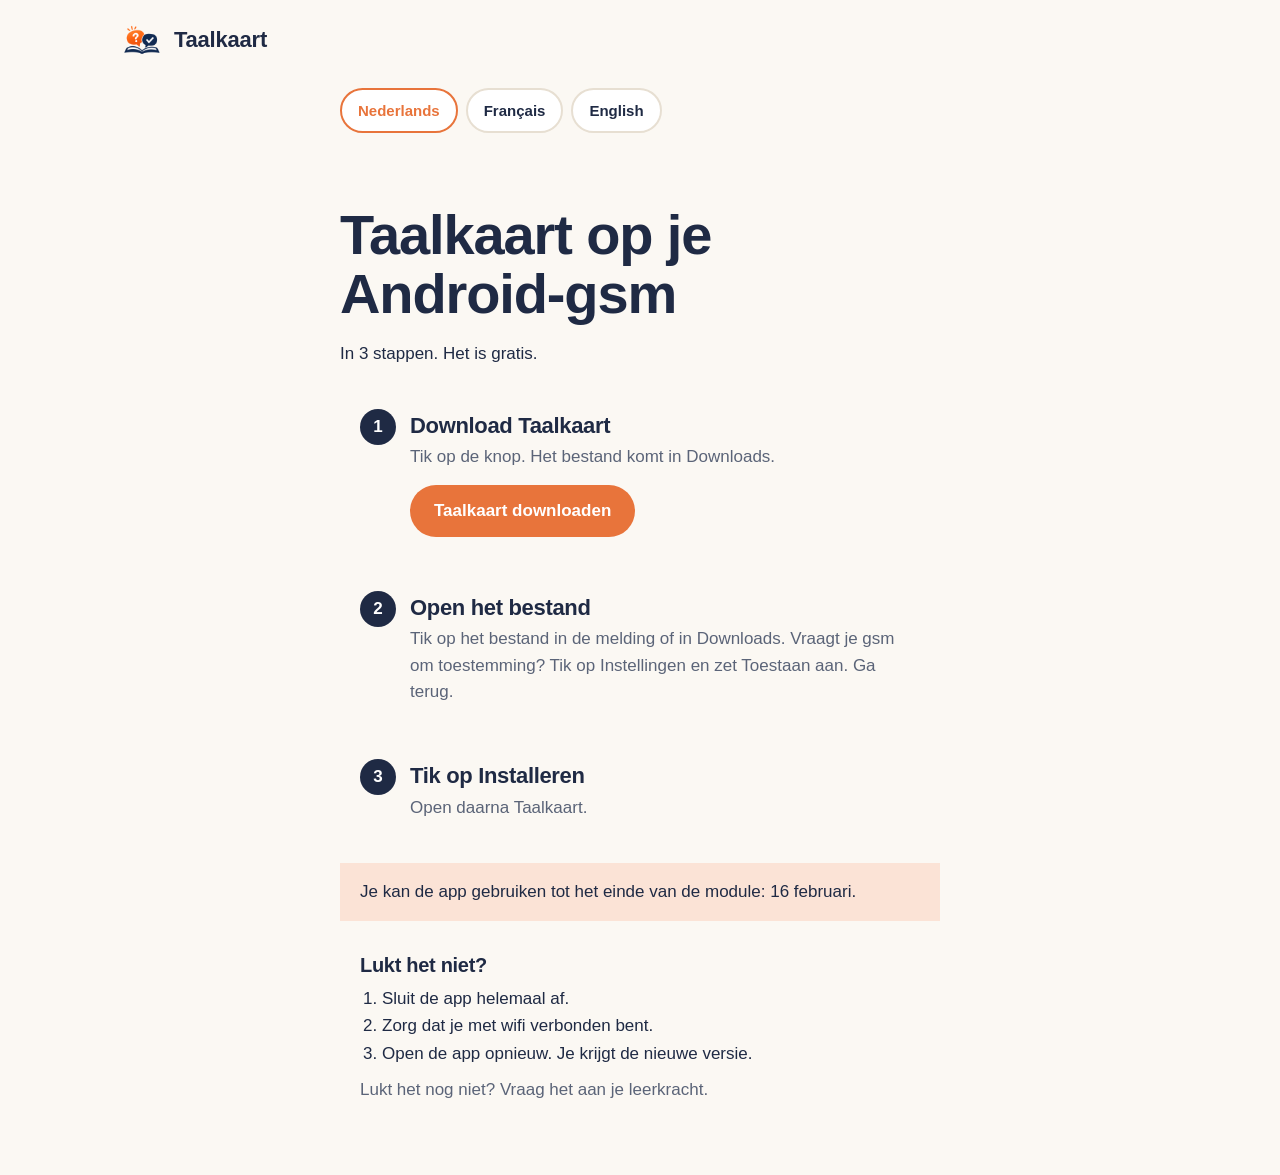
<file: test-k7m2/android.html>
<!doctype html>
<html lang="nl">
<head>
<meta charset="utf-8">
<meta name="viewport" content="width=device-width, initial-scale=1">
<title>Taalkaart installeren</title>
<meta name="robots" content="noindex, nofollow">
<meta name="theme-color" content="#FBF8F3">
<link rel="icon" href="../favicon.png">
<link rel="stylesheet" href="../style.css?v=5">
</head>
<body>
<header class="kop"><div class="wrap">
  <a class="merk" href="../"><img src="../img/logo.png" alt=""><b>Taalkaart</b></a>
</div></header>
<main><div class="wrap" style="max-width:640px">
  <div class="talen" role="group" aria-label="Taal" style="margin-top:8px">
    <button data-k="nl" aria-pressed="true">Nederlands</button><button data-k="fr" aria-pressed="false">Français</button><button data-k="en" aria-pressed="false">English</button>
  </div>
  <section data-taal="nl" lang="nl">
  <h1 style="margin:.3em 0 .2em">Taalkaart op je Android-gsm</h1>
  <p class="lead">In 3 stappen. Het is gratis.</p>
  <ol style="padding:0;margin:22px 0"><li class="kaart" style="list-style:none;padding:20px;margin:0 0 14px"><div style="display:flex;gap:14px;align-items:flex-start"><span style="flex:none;width:36px;height:36px;border-radius:50%;background:var(--inkt);color:#fff;display:inline-flex;align-items:center;justify-content:center;font-weight:800">1</span><div><h2 style="font-size:22px;margin:4px 0 6px">Download Taalkaart</h2><p style="margin:0;color:var(--zacht)">Tik op de knop. Het bestand komt in Downloads.</p><p style="margin:14px 0 0"><a class="knop" href="https://github.com/comesjules-ui/taalkaart-website/releases/latest/download/taalkaart-test.apk">Taalkaart downloaden</a></p></div></div></li><li class="kaart" style="list-style:none;padding:20px;margin:0 0 14px"><div style="display:flex;gap:14px;align-items:flex-start"><span style="flex:none;width:36px;height:36px;border-radius:50%;background:var(--inkt);color:#fff;display:inline-flex;align-items:center;justify-content:center;font-weight:800">2</span><div><h2 style="font-size:22px;margin:4px 0 6px">Open het bestand</h2><p style="margin:0;color:var(--zacht)">Tik op het bestand in de melding of in Downloads. Vraagt je gsm om toestemming? Tik op Instellingen en zet Toestaan aan. Ga terug.</p></div></div></li><li class="kaart" style="list-style:none;padding:20px;margin:0 0 14px"><div style="display:flex;gap:14px;align-items:flex-start"><span style="flex:none;width:36px;height:36px;border-radius:50%;background:var(--inkt);color:#fff;display:inline-flex;align-items:center;justify-content:center;font-weight:800">3</span><div><h2 style="font-size:22px;margin:4px 0 6px">Tik op Installeren</h2><p style="margin:0;color:var(--zacht)">Open daarna Taalkaart.</p></div></div></li></ol>
  <p class="kaart" style="padding:16px 20px;background:var(--oranjezacht)">Je kan de app gebruiken tot het einde van de module: 16 februari.</p>
  <div class="kaart" style="padding:16px 20px"><h2 style="font-size:20px;margin:0 0 8px">Lukt het niet?</h2><ol style="margin:0 0 10px;padding-left:22px;line-height:1.6"><li>Sluit de app helemaal af.</li><li>Zorg dat je met wifi verbonden bent.</li><li>Open de app opnieuw. Je krijgt de nieuwe versie.</li></ol><p style="margin:0;color:var(--zacht)">Lukt het nog niet? Vraag het aan je leerkracht.</p></div>
</section><section data-taal="fr" lang="fr" hidden>
  <h1 style="margin:.3em 0 .2em">Taalkaart sur votre GSM Android</h1>
  <p class="lead">En 3 étapes. C’est gratuit.</p>
  <ol style="padding:0;margin:22px 0"><li class="kaart" style="list-style:none;padding:20px;margin:0 0 14px"><div style="display:flex;gap:14px;align-items:flex-start"><span style="flex:none;width:36px;height:36px;border-radius:50%;background:var(--inkt);color:#fff;display:inline-flex;align-items:center;justify-content:center;font-weight:800">1</span><div><h2 style="font-size:22px;margin:4px 0 6px">Téléchargez Taalkaart</h2><p style="margin:0;color:var(--zacht)">Touchez le bouton. Le fichier arrive dans Téléchargements.</p><p style="margin:14px 0 0"><a class="knop" href="https://github.com/comesjules-ui/taalkaart-website/releases/latest/download/taalkaart-test.apk">Télécharger Taalkaart</a></p></div></div></li><li class="kaart" style="list-style:none;padding:20px;margin:0 0 14px"><div style="display:flex;gap:14px;align-items:flex-start"><span style="flex:none;width:36px;height:36px;border-radius:50%;background:var(--inkt);color:#fff;display:inline-flex;align-items:center;justify-content:center;font-weight:800">2</span><div><h2 style="font-size:22px;margin:4px 0 6px">Ouvrez le fichier</h2><p style="margin:0;color:var(--zacht)">Touchez le fichier dans la notification ou dans Téléchargements. Votre GSM demande une autorisation ? Touchez Paramètres et activez Autoriser. Revenez en arrière.</p></div></div></li><li class="kaart" style="list-style:none;padding:20px;margin:0 0 14px"><div style="display:flex;gap:14px;align-items:flex-start"><span style="flex:none;width:36px;height:36px;border-radius:50%;background:var(--inkt);color:#fff;display:inline-flex;align-items:center;justify-content:center;font-weight:800">3</span><div><h2 style="font-size:22px;margin:4px 0 6px">Touchez Installer</h2><p style="margin:0;color:var(--zacht)">Ensuite, ouvrez Taalkaart.</p></div></div></li></ol>
  <p class="kaart" style="padding:16px 20px;background:var(--oranjezacht)">Vous pouvez utiliser l’application jusqu’à la fin du module : le 16 février.</p>
  <div class="kaart" style="padding:16px 20px"><h2 style="font-size:20px;margin:0 0 8px">Un problème ?</h2><ol style="margin:0 0 10px;padding-left:22px;line-height:1.6"><li>Fermez complètement l’application.</li><li>Connectez-vous au wifi.</li><li>Rouvrez l’application. Vous recevez la nouvelle version.</li></ol><p style="margin:0;color:var(--zacht)">Ça ne marche toujours pas ? Demandez à votre enseignant.</p></div>
</section><section data-taal="en" lang="en" hidden>
  <h1 style="margin:.3em 0 .2em">Taalkaart on your Android phone</h1>
  <p class="lead">In 3 steps. It’s free.</p>
  <ol style="padding:0;margin:22px 0"><li class="kaart" style="list-style:none;padding:20px;margin:0 0 14px"><div style="display:flex;gap:14px;align-items:flex-start"><span style="flex:none;width:36px;height:36px;border-radius:50%;background:var(--inkt);color:#fff;display:inline-flex;align-items:center;justify-content:center;font-weight:800">1</span><div><h2 style="font-size:22px;margin:4px 0 6px">Download Taalkaart</h2><p style="margin:0;color:var(--zacht)">Tap the button. The file goes to Downloads.</p><p style="margin:14px 0 0"><a class="knop" href="https://github.com/comesjules-ui/taalkaart-website/releases/latest/download/taalkaart-test.apk">Download Taalkaart</a></p></div></div></li><li class="kaart" style="list-style:none;padding:20px;margin:0 0 14px"><div style="display:flex;gap:14px;align-items:flex-start"><span style="flex:none;width:36px;height:36px;border-radius:50%;background:var(--inkt);color:#fff;display:inline-flex;align-items:center;justify-content:center;font-weight:800">2</span><div><h2 style="font-size:22px;margin:4px 0 6px">Open the file</h2><p style="margin:0;color:var(--zacht)">Tap the file in the notification or in Downloads. Does your phone ask for permission? Tap Settings and turn on Allow. Go back.</p></div></div></li><li class="kaart" style="list-style:none;padding:20px;margin:0 0 14px"><div style="display:flex;gap:14px;align-items:flex-start"><span style="flex:none;width:36px;height:36px;border-radius:50%;background:var(--inkt);color:#fff;display:inline-flex;align-items:center;justify-content:center;font-weight:800">3</span><div><h2 style="font-size:22px;margin:4px 0 6px">Tap Install</h2><p style="margin:0;color:var(--zacht)">Then open Taalkaart.</p></div></div></li></ol>
  <p class="kaart" style="padding:16px 20px;background:var(--oranjezacht)">You can use the app until the end of the module: 16 February.</p>
  <div class="kaart" style="padding:16px 20px"><h2 style="font-size:20px;margin:0 0 8px">A problem?</h2><ol style="margin:0 0 10px;padding-left:22px;line-height:1.6"><li>Close the app completely.</li><li>Connect to wifi.</li><li>Open the app again. You get the new version.</li></ol><p style="margin:0;color:var(--zacht)">Still not working? Ask your teacher.</p></div>
</section>
</div></main>
<script>
const zet=(k)=>{document.querySelectorAll('section[data-taal]').forEach(s=>s.hidden=s.dataset.taal!==k);document.querySelectorAll('.talen button').forEach(b=>b.setAttribute('aria-pressed',b.dataset.k===k));document.documentElement.lang=k;try{localStorage.setItem('tk-taal',k)}catch(e){}};
document.querySelectorAll('.talen button').forEach(b=>b.addEventListener('click',()=>zet(b.dataset.k)));
const q=new URLSearchParams(location.search).get('taal');let v=null;try{v=localStorage.getItem('tk-taal')}catch(e){}
zet(q||v||'nl');
</script>
<script src="klas.js"></script>
<script src="../meten.js?v=2" defer></script>
</body>
</html>
</file>
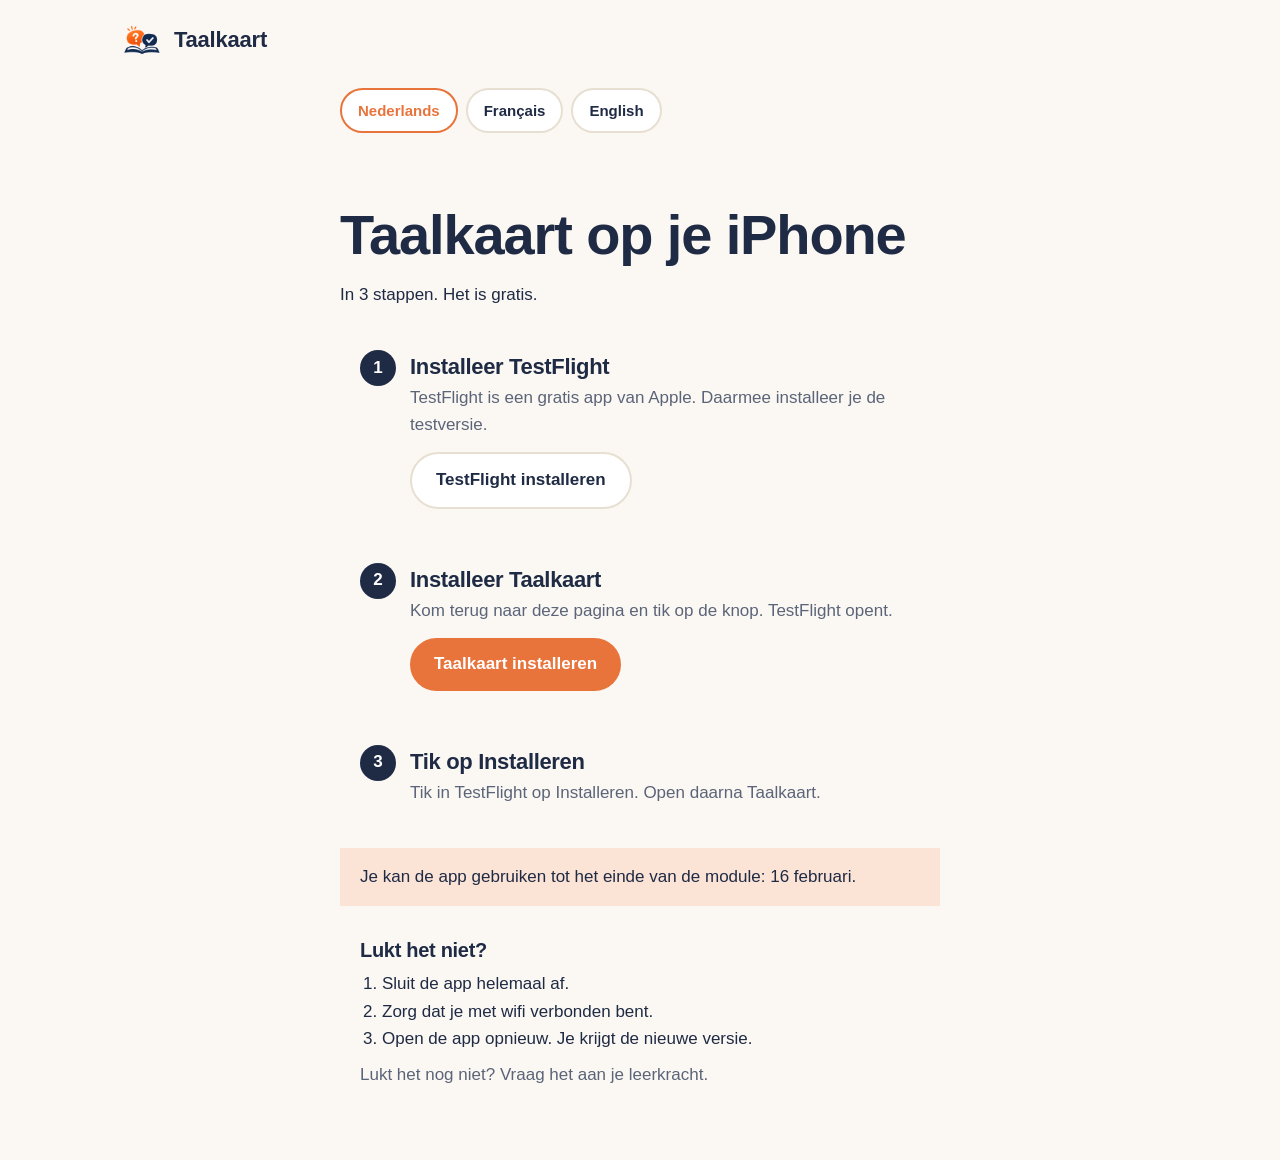
<file: test-k7m2/iphone.html>
<!doctype html>
<html lang="nl">
<head>
<meta charset="utf-8">
<meta name="viewport" content="width=device-width, initial-scale=1">
<title>Taalkaart installeren</title>
<meta name="robots" content="noindex, nofollow">
<meta name="theme-color" content="#FBF8F3">
<link rel="icon" href="../favicon.png">
<link rel="stylesheet" href="../style.css?v=5">
</head>
<body>
<header class="kop"><div class="wrap">
  <a class="merk" href="../"><img src="../img/logo.png" alt=""><b>Taalkaart</b></a>
</div></header>
<main><div class="wrap" style="max-width:640px">
  <div class="talen" role="group" aria-label="Taal" style="margin-top:8px">
    <button data-k="nl" aria-pressed="true">Nederlands</button><button data-k="fr" aria-pressed="false">Français</button><button data-k="en" aria-pressed="false">English</button>
  </div>
  <section data-taal="nl" lang="nl">
  <h1 style="margin:.3em 0 .2em">Taalkaart op je iPhone</h1>
  <p class="lead">In 3 stappen. Het is gratis.</p>
  <ol style="padding:0;margin:22px 0"><li class="kaart" style="list-style:none;padding:20px;margin:0 0 14px"><div style="display:flex;gap:14px;align-items:flex-start"><span style="flex:none;width:36px;height:36px;border-radius:50%;background:var(--inkt);color:#fff;display:inline-flex;align-items:center;justify-content:center;font-weight:800">1</span><div><h2 style="font-size:22px;margin:4px 0 6px">Installeer TestFlight</h2><p style="margin:0;color:var(--zacht)">TestFlight is een gratis app van Apple. Daarmee installeer je de testversie.</p><p style="margin:14px 0 0"><a class="knop zacht" href="https://apps.apple.com/app/testflight/id899247664">TestFlight installeren</a></p></div></div></li><li class="kaart" style="list-style:none;padding:20px;margin:0 0 14px"><div style="display:flex;gap:14px;align-items:flex-start"><span style="flex:none;width:36px;height:36px;border-radius:50%;background:var(--inkt);color:#fff;display:inline-flex;align-items:center;justify-content:center;font-weight:800">2</span><div><h2 style="font-size:22px;margin:4px 0 6px">Installeer Taalkaart</h2><p style="margin:0;color:var(--zacht)">Kom terug naar deze pagina en tik op de knop. TestFlight opent.</p><p style="margin:14px 0 0"><a class="knop" href="https://testflight.apple.com/join/NyHZNb8X">Taalkaart installeren</a></p></div></div></li><li class="kaart" style="list-style:none;padding:20px;margin:0 0 14px"><div style="display:flex;gap:14px;align-items:flex-start"><span style="flex:none;width:36px;height:36px;border-radius:50%;background:var(--inkt);color:#fff;display:inline-flex;align-items:center;justify-content:center;font-weight:800">3</span><div><h2 style="font-size:22px;margin:4px 0 6px">Tik op Installeren</h2><p style="margin:0;color:var(--zacht)">Tik in TestFlight op Installeren. Open daarna Taalkaart.</p></div></div></li></ol>
  <p class="kaart" style="padding:16px 20px;background:var(--oranjezacht)">Je kan de app gebruiken tot het einde van de module: 16 februari.</p>
  <div class="kaart" style="padding:16px 20px"><h2 style="font-size:20px;margin:0 0 8px">Lukt het niet?</h2><ol style="margin:0 0 10px;padding-left:22px;line-height:1.6"><li>Sluit de app helemaal af.</li><li>Zorg dat je met wifi verbonden bent.</li><li>Open de app opnieuw. Je krijgt de nieuwe versie.</li></ol><p style="margin:0;color:var(--zacht)">Lukt het nog niet? Vraag het aan je leerkracht.</p></div>
</section><section data-taal="fr" lang="fr" hidden>
  <h1 style="margin:.3em 0 .2em">Taalkaart sur votre iPhone</h1>
  <p class="lead">En 3 étapes. C’est gratuit.</p>
  <ol style="padding:0;margin:22px 0"><li class="kaart" style="list-style:none;padding:20px;margin:0 0 14px"><div style="display:flex;gap:14px;align-items:flex-start"><span style="flex:none;width:36px;height:36px;border-radius:50%;background:var(--inkt);color:#fff;display:inline-flex;align-items:center;justify-content:center;font-weight:800">1</span><div><h2 style="font-size:22px;margin:4px 0 6px">Installez TestFlight</h2><p style="margin:0;color:var(--zacht)">TestFlight est une application gratuite d’Apple. Elle sert à installer la version de test.</p><p style="margin:14px 0 0"><a class="knop zacht" href="https://apps.apple.com/app/testflight/id899247664">Installer TestFlight</a></p></div></div></li><li class="kaart" style="list-style:none;padding:20px;margin:0 0 14px"><div style="display:flex;gap:14px;align-items:flex-start"><span style="flex:none;width:36px;height:36px;border-radius:50%;background:var(--inkt);color:#fff;display:inline-flex;align-items:center;justify-content:center;font-weight:800">2</span><div><h2 style="font-size:22px;margin:4px 0 6px">Installez Taalkaart</h2><p style="margin:0;color:var(--zacht)">Revenez sur cette page et touchez le bouton. TestFlight s’ouvre.</p><p style="margin:14px 0 0"><a class="knop" href="https://testflight.apple.com/join/NyHZNb8X">Installer Taalkaart</a></p></div></div></li><li class="kaart" style="list-style:none;padding:20px;margin:0 0 14px"><div style="display:flex;gap:14px;align-items:flex-start"><span style="flex:none;width:36px;height:36px;border-radius:50%;background:var(--inkt);color:#fff;display:inline-flex;align-items:center;justify-content:center;font-weight:800">3</span><div><h2 style="font-size:22px;margin:4px 0 6px">Touchez Installer</h2><p style="margin:0;color:var(--zacht)">Dans TestFlight, touchez Installer. Ensuite, ouvrez Taalkaart.</p></div></div></li></ol>
  <p class="kaart" style="padding:16px 20px;background:var(--oranjezacht)">Vous pouvez utiliser l’application jusqu’à la fin du module : le 16 février.</p>
  <div class="kaart" style="padding:16px 20px"><h2 style="font-size:20px;margin:0 0 8px">Un problème ?</h2><ol style="margin:0 0 10px;padding-left:22px;line-height:1.6"><li>Fermez complètement l’application.</li><li>Connectez-vous au wifi.</li><li>Rouvrez l’application. Vous recevez la nouvelle version.</li></ol><p style="margin:0;color:var(--zacht)">Ça ne marche toujours pas ? Demandez à votre enseignant.</p></div>
</section><section data-taal="en" lang="en" hidden>
  <h1 style="margin:.3em 0 .2em">Taalkaart on your iPhone</h1>
  <p class="lead">In 3 steps. It’s free.</p>
  <ol style="padding:0;margin:22px 0"><li class="kaart" style="list-style:none;padding:20px;margin:0 0 14px"><div style="display:flex;gap:14px;align-items:flex-start"><span style="flex:none;width:36px;height:36px;border-radius:50%;background:var(--inkt);color:#fff;display:inline-flex;align-items:center;justify-content:center;font-weight:800">1</span><div><h2 style="font-size:22px;margin:4px 0 6px">Install TestFlight</h2><p style="margin:0;color:var(--zacht)">TestFlight is a free app from Apple. You use it to install the test version.</p><p style="margin:14px 0 0"><a class="knop zacht" href="https://apps.apple.com/app/testflight/id899247664">Install TestFlight</a></p></div></div></li><li class="kaart" style="list-style:none;padding:20px;margin:0 0 14px"><div style="display:flex;gap:14px;align-items:flex-start"><span style="flex:none;width:36px;height:36px;border-radius:50%;background:var(--inkt);color:#fff;display:inline-flex;align-items:center;justify-content:center;font-weight:800">2</span><div><h2 style="font-size:22px;margin:4px 0 6px">Install Taalkaart</h2><p style="margin:0;color:var(--zacht)">Come back to this page and tap the button. TestFlight opens.</p><p style="margin:14px 0 0"><a class="knop" href="https://testflight.apple.com/join/NyHZNb8X">Install Taalkaart</a></p></div></div></li><li class="kaart" style="list-style:none;padding:20px;margin:0 0 14px"><div style="display:flex;gap:14px;align-items:flex-start"><span style="flex:none;width:36px;height:36px;border-radius:50%;background:var(--inkt);color:#fff;display:inline-flex;align-items:center;justify-content:center;font-weight:800">3</span><div><h2 style="font-size:22px;margin:4px 0 6px">Tap Install</h2><p style="margin:0;color:var(--zacht)">In TestFlight, tap Install. Then open Taalkaart.</p></div></div></li></ol>
  <p class="kaart" style="padding:16px 20px;background:var(--oranjezacht)">You can use the app until the end of the module: 16 February.</p>
  <div class="kaart" style="padding:16px 20px"><h2 style="font-size:20px;margin:0 0 8px">A problem?</h2><ol style="margin:0 0 10px;padding-left:22px;line-height:1.6"><li>Close the app completely.</li><li>Connect to wifi.</li><li>Open the app again. You get the new version.</li></ol><p style="margin:0;color:var(--zacht)">Still not working? Ask your teacher.</p></div>
</section>
</div></main>
<script>
const zet=(k)=>{document.querySelectorAll('section[data-taal]').forEach(s=>s.hidden=s.dataset.taal!==k);document.querySelectorAll('.talen button').forEach(b=>b.setAttribute('aria-pressed',b.dataset.k===k));document.documentElement.lang=k;try{localStorage.setItem('tk-taal',k)}catch(e){}};
document.querySelectorAll('.talen button').forEach(b=>b.addEventListener('click',()=>zet(b.dataset.k)));
const q=new URLSearchParams(location.search).get('taal');let v=null;try{v=localStorage.getItem('tk-taal')}catch(e){}
zet(q||v||'nl');
</script>
<script src="klas.js"></script>
<script src="../meten.js?v=2" defer></script>
</body>
</html>
</file>
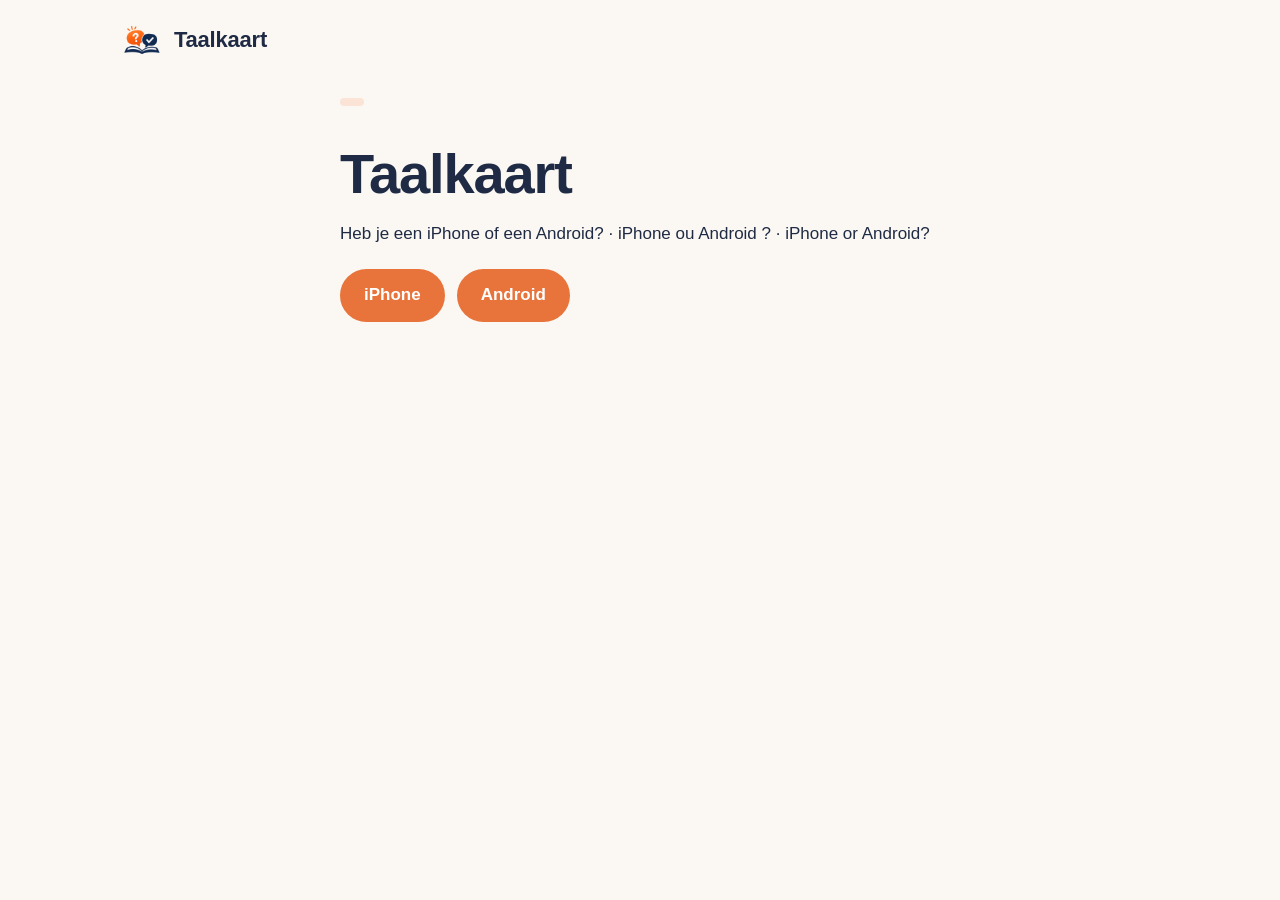
<file: test-k7m2/klas.html>
<!doctype html>
<html lang="nl">
<head>
<meta charset="utf-8">
<meta name="viewport" content="width=device-width, initial-scale=1">
<title>Taalkaart: je klas</title>
<meta name="robots" content="noindex, nofollow">
<meta name="theme-color" content="#FBF8F3">
<link rel="icon" href="../favicon.png">
<link rel="stylesheet" href="../style.css?v=5">
</head>
<body>
<header class="kop"><div class="wrap">
  <a class="merk" href="../"><img src="../img/logo.png" alt=""><b>Taalkaart</b></a>
</div></header>
<main><div class="wrap" style="max-width:640px">
  <p class="label" id="klas" style="margin-top:18px"></p>
  <h1 style="margin:.3em 0 .2em">Taalkaart</h1>
  <p class="lead">Heb je een iPhone of een Android? · iPhone ou Android ? · iPhone or Android?</p>
  <p style="margin:22px 0;display:flex;gap:12px;flex-wrap:wrap"><a class="knop" id="ios" href="iphone.html">iPhone</a><a class="knop" id="and" href="android.html">Android</a></p>
</div></main>
<script>
var n=(new URLSearchParams(location.search).get('k')||'').replace(/[^\p{L}\p{N} -]/gu,'').trim().slice(0,30);
if(n){document.getElementById('klas').textContent='Klas van '+n;
  ['ios','and'].forEach(function(id){var a=document.getElementById(id);a.href=a.getAttribute('href')+'?klas='+encodeURIComponent(n);});}
// meteen naar de juiste pagina
var ua=navigator.userAgent;
if(/Android/i.test(ua)) location.replace(document.getElementById('and').href);
else if(/iPhone|iPad|iPod/i.test(ua)) location.replace(document.getElementById('ios').href);
</script>
<script src="../meten.js?v=2" defer></script>
</body>
</html>
</file>
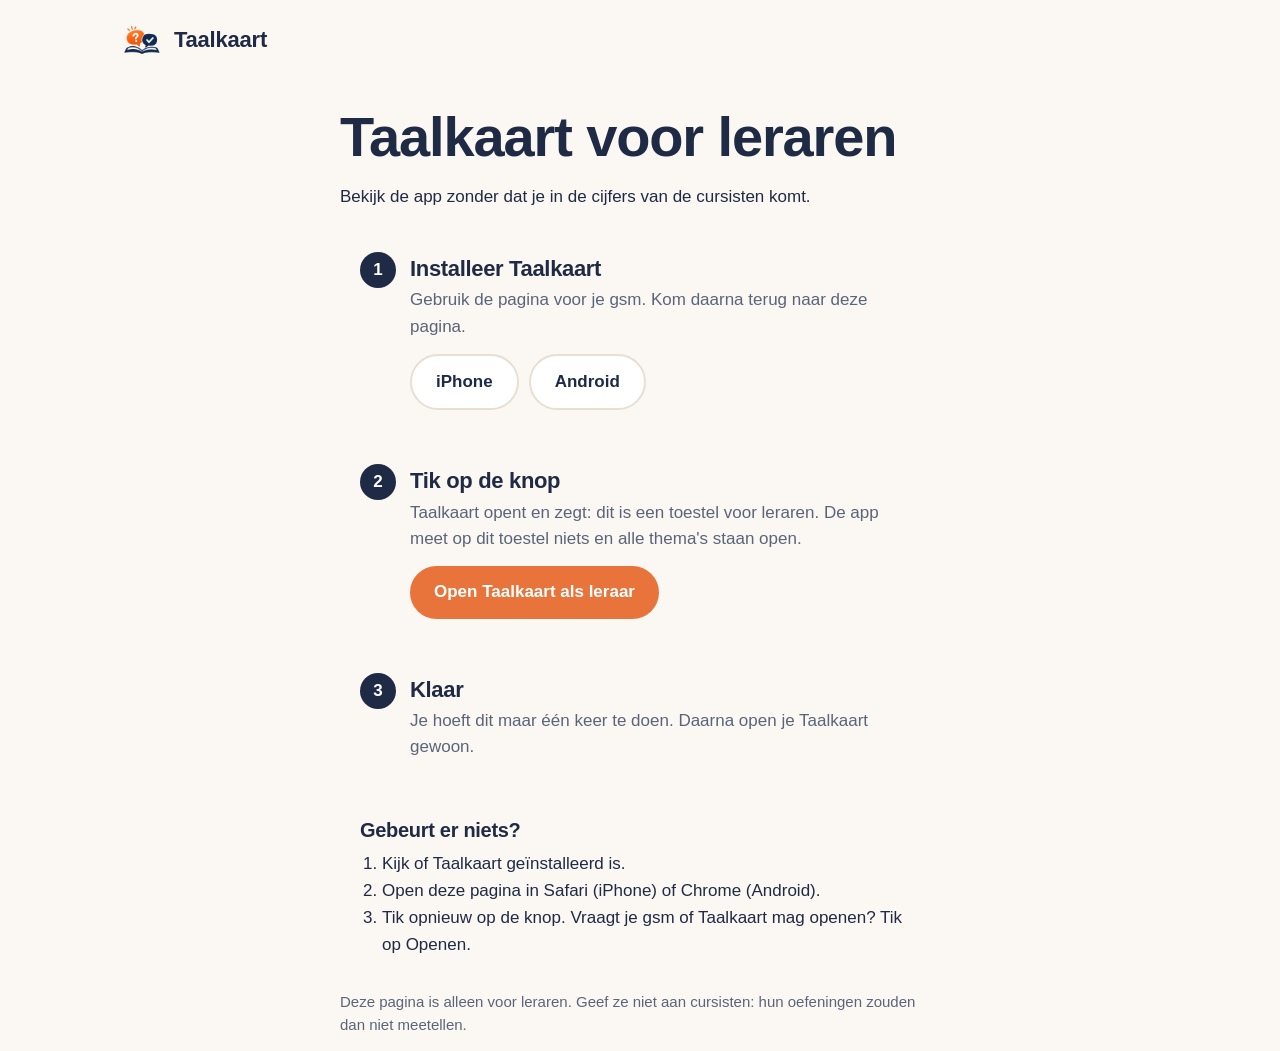
<file: test-k7m2/leraar.html>
<!doctype html>
<html lang="nl">
<head>
<meta charset="utf-8">
<meta name="viewport" content="width=device-width, initial-scale=1">
<title>Taalkaart voor leraren</title>
<meta name="robots" content="noindex, nofollow">
<meta name="theme-color" content="#FBF8F3">
<link rel="icon" href="../favicon.png">
<link rel="stylesheet" href="../style.css?v=5">
</head>
<body>
<header class="kop"><div class="wrap">
  <a class="merk" href="../"><img src="../img/logo.png" alt=""><b>Taalkaart</b></a>
</div></header>
<main><div class="wrap" style="max-width:640px">
  <h1 style="margin:.5em 0 .2em">Taalkaart voor leraren</h1>
  <p class="lead">Bekijk de app zonder dat je in de cijfers van de cursisten komt.</p>
  <ol style="padding:0;margin:22px 0"><li class="kaart" style="list-style:none;padding:20px;margin:0 0 14px"><div style="display:flex;gap:14px;align-items:flex-start"><span style="flex:none;width:36px;height:36px;border-radius:50%;background:var(--inkt);color:#fff;display:inline-flex;align-items:center;justify-content:center;font-weight:800">1</span><div><h2 style="font-size:22px;margin:4px 0 6px">Installeer Taalkaart</h2><p style="margin:0;color:var(--zacht)">Gebruik de pagina voor je gsm. Kom daarna terug naar deze pagina.</p><p style="margin:14px 0 0;display:flex;gap:10px;flex-wrap:wrap"><a class="knop zacht" href="iphone.html">iPhone</a><a class="knop zacht" href="android.html">Android</a></p></div></div></li><li class="kaart" style="list-style:none;padding:20px;margin:0 0 14px"><div style="display:flex;gap:14px;align-items:flex-start"><span style="flex:none;width:36px;height:36px;border-radius:50%;background:var(--inkt);color:#fff;display:inline-flex;align-items:center;justify-content:center;font-weight:800">2</span><div><h2 style="font-size:22px;margin:4px 0 6px">Tik op de knop</h2><p id="uitleg2" style="margin:0;color:var(--zacht)">Taalkaart opent en zegt: dit is een toestel voor leraren. De app meet op dit toestel niets en alle thema&apos;s staan open.</p><p style="margin:14px 0 0"><a class="knop" id="open" href="taalkaart://leraar">Open Taalkaart als leraar</a></p></div></div></li><li class="kaart" style="list-style:none;padding:20px;margin:0 0 14px"><div style="display:flex;gap:14px;align-items:flex-start"><span style="flex:none;width:36px;height:36px;border-radius:50%;background:var(--inkt);color:#fff;display:inline-flex;align-items:center;justify-content:center;font-weight:800">3</span><div><h2 style="font-size:22px;margin:4px 0 6px">Klaar</h2><p style="margin:0;color:var(--zacht)">Je hoeft dit maar één keer te doen. Daarna open je Taalkaart gewoon.</p></div></div></li></ol>
  <div class="kaart" style="padding:16px 20px"><h2 style="font-size:20px;margin:0 0 8px">Gebeurt er niets?</h2><ol style="margin:0;padding-left:22px;line-height:1.6"><li>Kijk of Taalkaart geïnstalleerd is.</li><li>Open deze pagina in Safari (iPhone) of Chrome (Android).</li><li>Tik opnieuw op de knop. Vraagt je gsm of Taalkaart mag openen? Tik op Openen.</li></ol></div>
  <p id="waarschuwing" style="color:var(--zacht);font-size:15px">Deze pagina is alleen voor leraren. Geef ze niet aan cursisten: hun oefeningen zouden dan niet meetellen.</p>
</div></main>
<script>
// Android: Chrome opent een eigen app het best via een intent-link
var naam=(new URLSearchParams(location.search).get('naam')||'').replace(/[^\p{L}\p{N} -]/gu,'').trim().slice(0,30);
var pad=naam?'leraar/'+encodeURIComponent(naam):'leraar';
document.getElementById('open').href=/Android/i.test(navigator.userAgent)?'intent://'+pad+'#Intent;scheme=taalkaart;package=be.taalkaart.app;end':'taalkaart://'+pad;
if(naam){
  document.querySelector('h1').textContent='Taalkaart voor '+naam;
  var p=document.getElementById('uitleg2'); if(p) p.textContent='Taalkaart opent. Alle thema\u2019s staan open. De app telt mee als leraar van je klas, apart van je cursisten.';
  var w=document.getElementById('waarschuwing'); if(w) w.textContent='Deze pagina is voor jou. Je cursisten krijgen hun eigen QR-code.';
}
</script>
<script src="../meten.js?v=2" defer></script>
</body>
</html>
</file>
<file: style.css>
:root{
  --creme:#FBF8F3; --kaart:#FFFFFF; --inkt:#1F2A44; --zacht:#5B6478; --lijn:#E7DFD2;
  --oranje:#E8743B; --oranjezacht:#FBE3D6; --groen:#2E7A4D; --groenzacht:#DDEFE4; --blauw:#9AC1F0;
  --max:1080px;
}
@media (prefers-color-scheme: dark){
  :root{ --creme:#151A26; --kaart:#1E2535; --inkt:#EEF0F5; --zacht:#A9B0C0; --lijn:#2C3448; --oranjezacht:#3A2A22; --groenzacht:#1F3328; }
}
*{box-sizing:border-box}
html{-webkit-text-size-adjust:100%}
body{margin:0;background:var(--creme);color:var(--inkt);font:17px/1.55 -apple-system,BlinkMacSystemFont,"Segoe UI",Roboto,"Helvetica Neue",Arial,sans-serif}
a{color:var(--oranje)}
img{max-width:100%;height:auto;display:block}
.wrap{max-width:var(--max);margin:0 auto;padding:0 20px}

/* kop */
.kop{padding:18px 0}
.kop .wrap{display:flex;align-items:center;justify-content:space-between;gap:16px}
.merk{display:flex;align-items:center;gap:10px;text-decoration:none;color:var(--inkt)}
.merk img{width:44px;height:44px}
.merk b{font-size:22px;letter-spacing:-.01em}
.kop nav{display:flex;gap:18px;font-weight:600;font-size:15px}
.kop nav a{color:var(--zacht);text-decoration:none}
.kop nav a:hover{color:var(--inkt)}

/* held */
.held{padding:36px 0 56px}
.held .wrap{display:grid;grid-template-columns:1.1fr .9fr;gap:40px;align-items:center}
.label{display:inline-block;background:var(--oranjezacht);color:var(--oranje);font-weight:700;font-size:14px;border-radius:999px;padding:4px 12px}
h1{font-size:clamp(34px,5.4vw,56px);line-height:1.05;letter-spacing:-.02em;margin:16px 0 16px}
h1 span{color:var(--oranje)}
.held p.lead{font-size:19px;color:var(--zacht);margin:0 0 24px;max-width:34em}
.knoppen{display:flex;gap:12px;flex-wrap:wrap}
.knop{display:inline-block;background:var(--oranje);color:#fff;text-decoration:none;font-weight:700;border-radius:999px;padding:13px 24px}
.knop.zacht{background:var(--kaart);color:var(--inkt);border:2px solid var(--lijn)}
.telefoons{display:flex;justify-content:center;gap:16px}
.tel{width:47%;max-width:230px;border-radius:30px;border:8px solid #1F2A44;overflow:hidden;background:#fff;box-shadow:0 18px 40px rgba(31,42,68,.18)}
.tel:nth-child(2){margin-top:44px}

/* secties */
section{padding:56px 0}
section.licht{background:var(--kaart);border-top:1px solid var(--lijn);border-bottom:1px solid var(--lijn)}
h2{font-size:clamp(26px,3.4vw,36px);letter-spacing:-.015em;line-height:1.15;margin:0 0 12px}
.intro{color:var(--zacht);max-width:40em;margin:0 0 28px}
.raster{display:grid;grid-template-columns:repeat(3,1fr);gap:18px}
.vak{background:var(--creme);border:1px solid var(--lijn);border-radius:18px;padding:20px}
section:not(.licht) .vak{background:var(--kaart)}
.vak h3{margin:8px 0 6px;font-size:19px}
.vak p{margin:0;color:var(--zacht);font-size:16px}
.ico{width:42px;height:42px;border-radius:12px;background:var(--oranjezacht);display:flex;align-items:center;justify-content:center;font-size:21px}

.stappen{display:grid;grid-template-columns:repeat(4,1fr);gap:18px;counter-reset:s}
.stap{position:relative;padding-top:8px}
.stap b{display:block;font-size:18px;margin-bottom:4px}
.stap b::before{counter-increment:s;content:counter(s);display:inline-flex;width:30px;height:30px;border-radius:50%;background:var(--inkt);color:#fff;align-items:center;justify-content:center;font-size:15px;margin-right:8px}
.stap p{margin:0;color:var(--zacht);font-size:16px}

.duo{display:grid;grid-template-columns:1fr 1fr;gap:40px;align-items:center}
.duo .tel{margin:0 auto;max-width:260px}
ul.vink{list-style:none;padding:0;margin:0}
ul.vink li{padding-left:32px;position:relative;margin:10px 0}
ul.vink li::before{content:"✓";position:absolute;left:0;top:0;width:22px;height:22px;border-radius:50%;background:var(--groenzacht);color:var(--groen);font-weight:800;font-size:13px;display:flex;align-items:center;justify-content:center}

.centra{background:var(--inkt);color:#fff;border-radius:26px;padding:38px;display:grid;grid-template-columns:1.3fr 1fr;gap:30px;align-items:center}
.centra h2{color:#fff}
.centra p{color:#C9CFDD;margin:0 0 10px}
.centra .knop{background:var(--oranje)}
.status{background:var(--groenzacht);color:var(--groen);border-radius:14px;padding:14px 18px;font-weight:600;font-size:16px}

/* tekstpagina's */
.tekst{max-width:760px;margin:0 auto;padding:24px 20px 64px}
.tekst h1{font-size:clamp(30px,4.6vw,44px)}
.tekst h2{font-size:24px;margin:36px 0 8px}
.tekst p,.tekst li{color:var(--inkt)}
.tekst .datum{color:var(--zacht);font-size:15px}
.tekst details{background:var(--kaart);border:1px solid var(--lijn);border-radius:14px;padding:14px 18px;margin:10px 0}
.tekst summary{font-weight:700;cursor:pointer}
.tekst details p{margin:10px 0 2px}

/* voet */
footer{border-top:1px solid var(--lijn);padding:28px 0 40px;color:var(--zacht);font-size:15px}
footer .wrap{display:flex;justify-content:space-between;gap:16px;flex-wrap:wrap}
footer a{color:var(--zacht)}
footer nav{display:flex;gap:16px}

@media (max-width:820px){
  .held .wrap,.duo,.centra{grid-template-columns:1fr}
  .raster{grid-template-columns:1fr 1fr}
  .stappen{grid-template-columns:1fr 1fr}
  .kop nav a.wegklein{display:none}
}
@media (max-width:520px){
  .kop nav{gap:12px;font-size:14px}
  .merk b{font-size:18px}
  .merk img{width:36px;height:36px}
  .raster,.stappen{grid-template-columns:1fr}
  .centra{padding:26px}
  .tel{border-width:6px;border-radius:24px}
}

/* keuze en video */
.keuze{display:grid;grid-template-columns:1fr 1fr;gap:20px}
.groep{display:block;text-decoration:none;color:var(--inkt);background:var(--creme);border:1px solid var(--lijn);border-radius:22px;padding:28px}
.groep h2{margin:14px 0 8px}
.groep p{color:var(--zacht);margin:0 0 16px}
.groep .pijl{font-weight:700;color:var(--oranje)}
.groep.donker{background:#1F2A44;color:#fff;border-color:#1F2A44}
.groep.donker p{color:#C9CFDD}
.talen{display:flex;gap:8px;flex-wrap:wrap;align-items:center}
.talen button{font:inherit;font-weight:700;font-size:15px;border-radius:999px;padding:9px 16px;border:2px solid var(--lijn);background:var(--kaart);color:var(--inkt);cursor:pointer}
.talen button[aria-pressed="true"]{border-color:var(--oranje);color:var(--oranje)}
video.video{max-width:300px;width:100%;height:auto;background:#000}
video.breed{width:100%;height:auto;border-radius:18px;margin-top:8px;background:#000;box-shadow:0 18px 40px rgba(31,42,68,.18)}
.kop nav a[aria-current="page"]{color:var(--inkt)}
@media (max-width:820px){.keuze{grid-template-columns:1fr}}
.held .wrap.enkel{display:block}
.held .wrap.enkel video.breed{max-width:860px}

/* ---- Beweging (volgens de regels van taste-skill, ingetogen) ---- */
:focus-visible{outline:3px solid var(--oranje);outline-offset:3px;border-radius:6px}
@media (prefers-reduced-motion: no-preference){
  /* de kop van elke pagina komt één keer rustig in beeld */
  .held .wrap>*{animation:op .5s cubic-bezier(.2,.7,.2,1) both}
  .held .wrap>*:nth-child(2){animation-delay:.08s}
  @keyframes op{from{opacity:0;transform:translateY(10px)}to{opacity:1;transform:none}}
}
@media (hover:hover) and (pointer:fine){
  .knop,.talen button{transition:transform .15s ease,filter .15s ease,background-color .15s ease}
  .knop:hover{transform:translateY(-1px);filter:brightness(.93)}
  .knop:active{transform:translateY(1px) scale(.985);transition-duration:.09s}
  .talen button:hover{border-color:var(--zacht)}
  .groep{transition:transform .18s ease,box-shadow .18s ease,border-color .18s ease}
  .groep:hover{transform:translateY(-2px);box-shadow:0 10px 24px rgba(31,42,68,.10);border-color:var(--zacht)}
  .groep:active{transform:translateY(0) scale(.99)}
  .groep .pijl{transition:letter-spacing .15s ease}
  .groep:hover .pijl{text-decoration:underline;text-underline-offset:4px}
  .kop nav a,footer a{transition:color .15s ease}
}

@media (max-width:400px){.merk b{display:none}}
</file>
